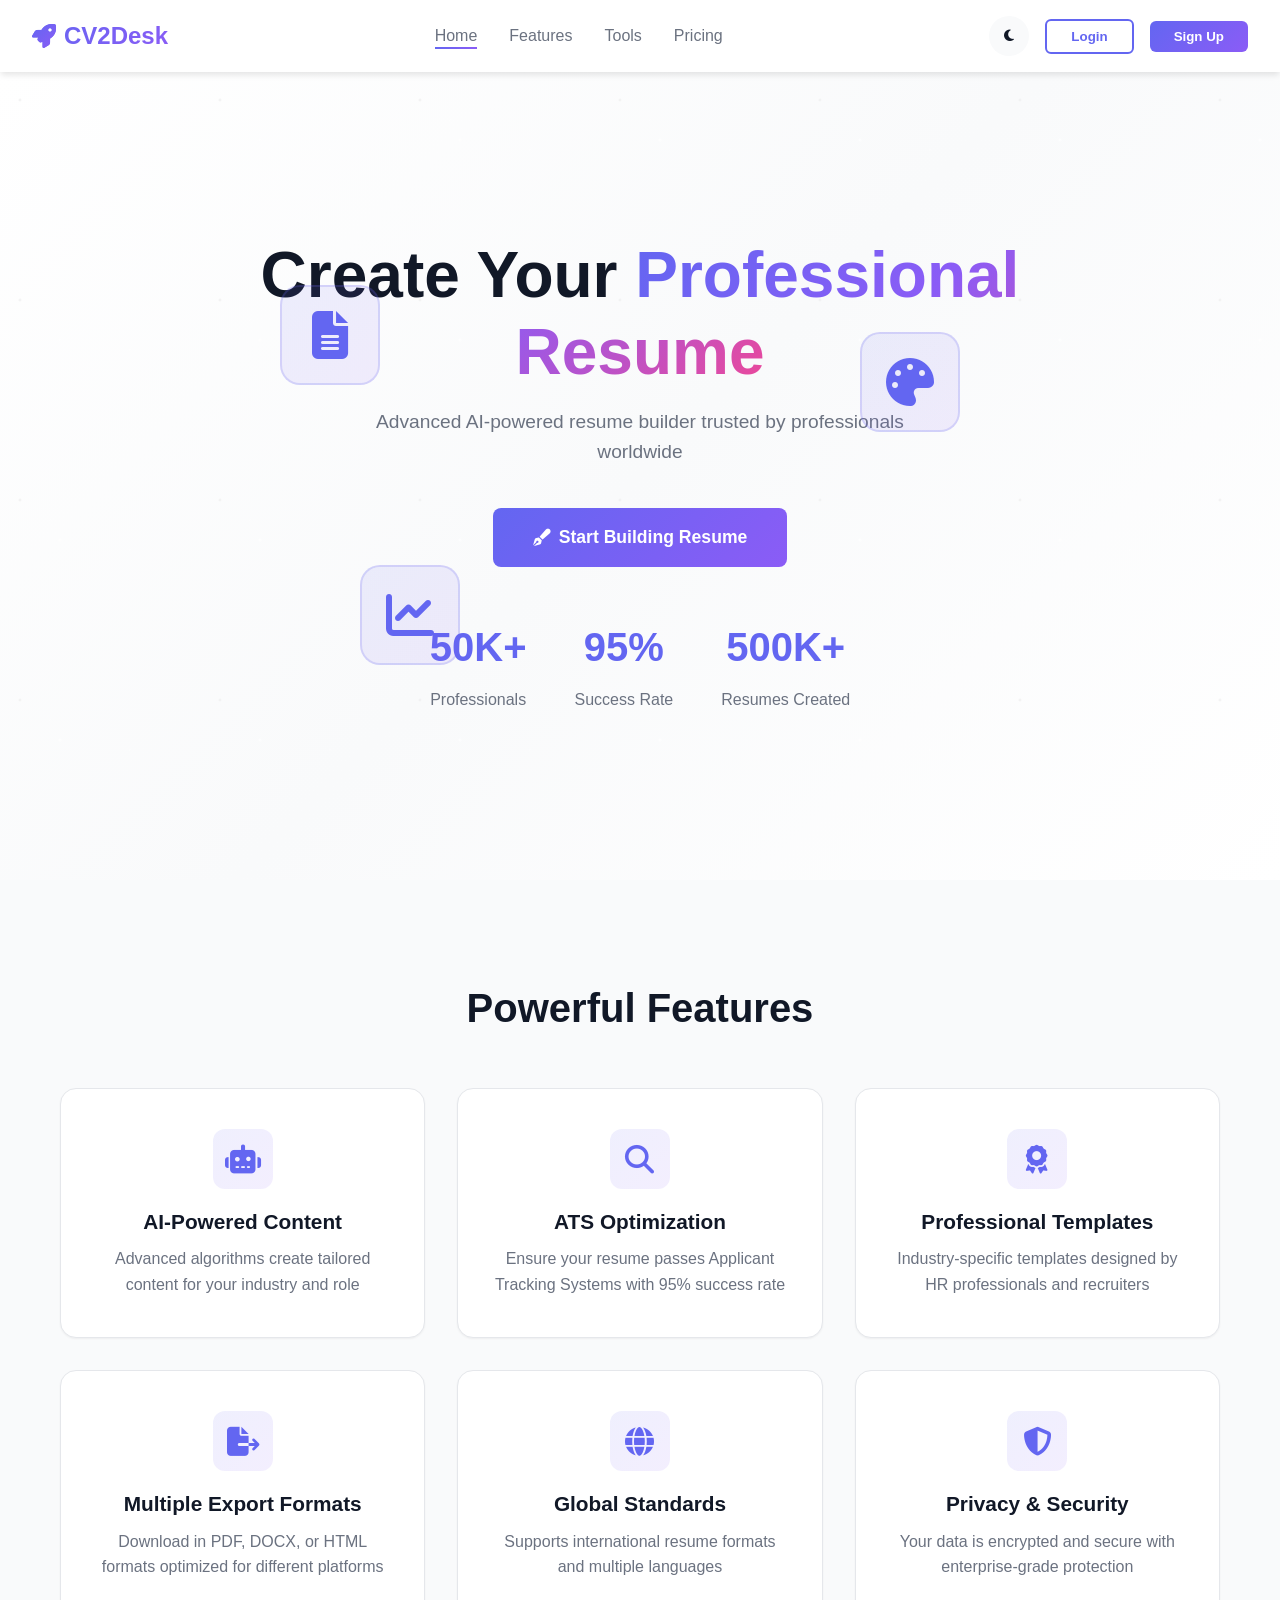
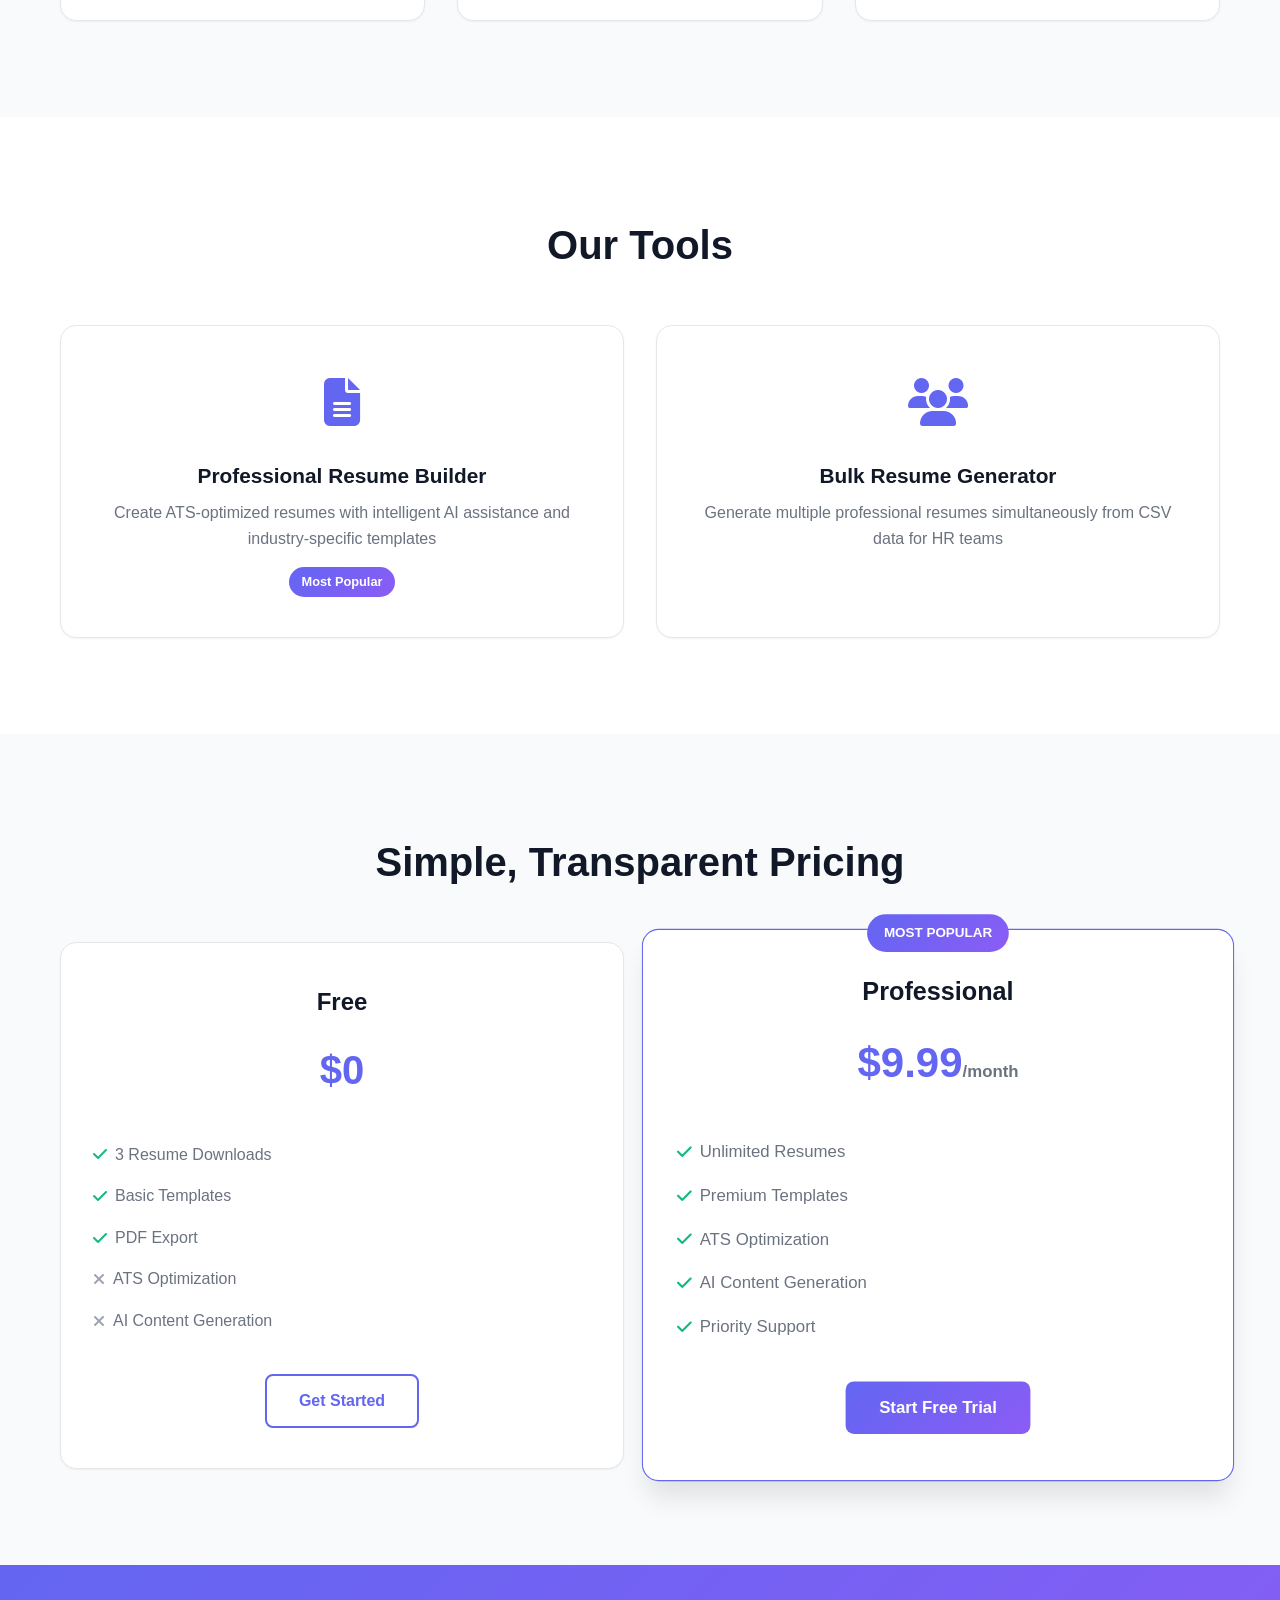
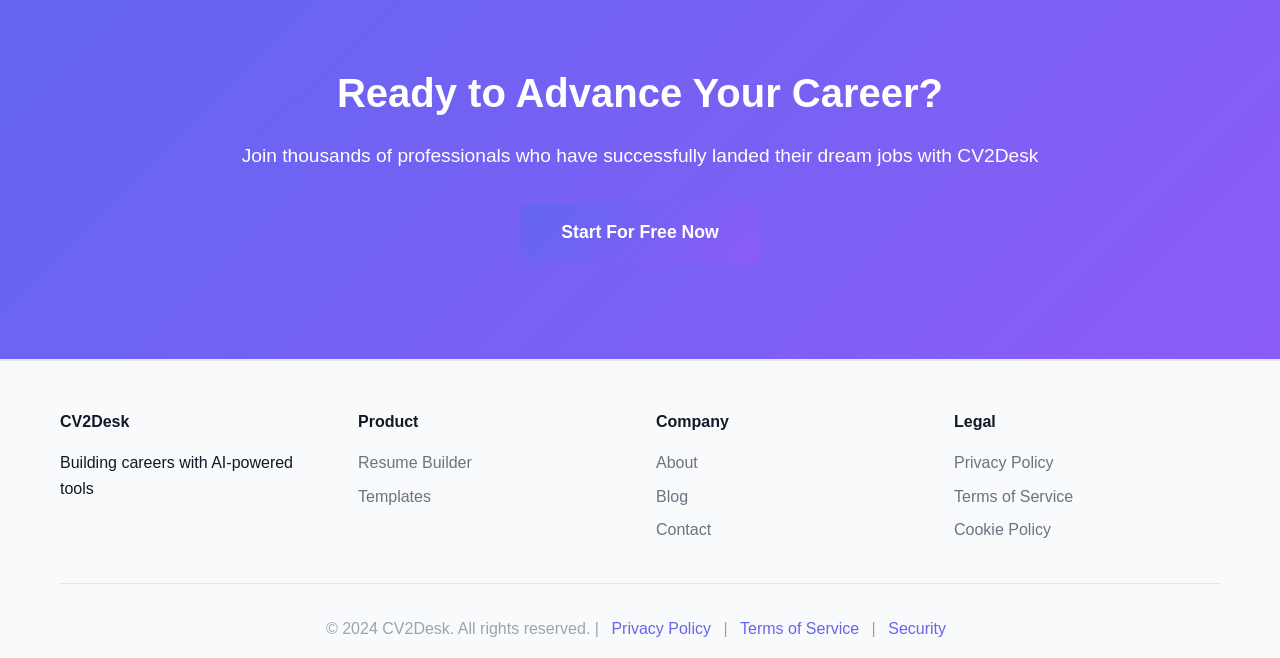
<file: index.html>
<!DOCTYPE html>
<html lang="en">
<head>
    <meta charset="UTF-8">
    <meta name="viewport" content="width=device-width, initial-scale=1.0">
    <title>CV2Desk - AI Resume Builder</title>
    <link rel="stylesheet" href="styles.css">
    <link rel="stylesheet" href="https://cdnjs.cloudflare.com/ajax/libs/font-awesome/6.4.0/css/all.min.css">
</head>
<body>
    <!-- Navigation Bar -->
    <nav class="navbar">
        <div class="nav-container">
            <div class="nav-logo">
                <i class="fas fa-rocket"></i>
                <span>CV2Desk</span>
            </div>
            <ul class="nav-menu">
                <li><a href="#home" class="nav-link active">Home</a></li>
                <li><a href="#features" class="nav-link">Features</a></li>
                <li><a href="#tools" class="nav-link">Tools</a></li>
                <li><a href="#pricing" class="nav-link">Pricing</a></li>
            </ul>
            <div class="nav-actions">
                <button class="theme-toggle" id="themeToggle">
                    <i class="fas fa-moon"></i>
                </button>
                <button class="nav-btn login-btn" onclick="showLoginModal()">Login</button>
                <button class="nav-btn signup-btn" onclick="showSignupModal()">Sign Up</button>
            </div>
            <div class="hamburger" id="hamburger">
                <span></span>
                <span></span>
                <span></span>
            </div>
        </div>
    </nav>

    <!-- Hero Section -->
    <section id="home" class="hero">
        <div class="stars"></div>
        <div class="hero-content">
            <div class="floating-card card-1">
                <i class="fas fa-file-alt"></i>
            </div>
            <div class="floating-card card-2">
                <i class="fas fa-palette"></i>
            </div>
            <div class="floating-card card-3">
                <i class="fas fa-chart-line"></i>
            </div>

            <h1 class="hero-title">
                Create Your <span class="gradient-text">Professional Resume</span>
            </h1>
            <p class="hero-subtitle">Advanced AI-powered resume builder trusted by professionals worldwide</p>
            
            <div class="hero-buttons">
                <button class="btn btn-primary btn-lg" onclick="showLoginModal()">
                    <i class="fas fa-pen-fancy"></i> Start Building Resume
                </button>
            </div>

            <div class="hero-stats">
                <div class="stat">
                    <h3>50K+</h3>
                    <p>Professionals</p>
                </div>
                <div class="stat">
                    <h3>95%</h3>
                    <p>Success Rate</p>
                </div>
                <div class="stat">
                    <h3>500K+</h3>
                    <p>Resumes Created</p>
                </div>
            </div>
        </div>
    </section>

    <!-- Features Section -->
    <section id="features" class="features">
        <div class="container">
            <h2 class="section-title">Powerful Features</h2>
            
            <div class="features-grid">
                <div class="feature-card">
                    <div class="feature-icon">
                        <i class="fas fa-robot"></i>
                    </div>
                    <h3>AI-Powered Content</h3>
                    <p>Advanced algorithms create tailored content for your industry and role</p>
                </div>

                <div class="feature-card">
                    <div class="feature-icon">
                        <i class="fas fa-search"></i>
                    </div>
                    <h3>ATS Optimization</h3>
                    <p>Ensure your resume passes Applicant Tracking Systems with 95% success rate</p>
                </div>

                <div class="feature-card">
                    <div class="feature-icon">
                        <i class="fas fa-award"></i>
                    </div>
                    <h3>Professional Templates</h3>
                    <p>Industry-specific templates designed by HR professionals and recruiters</p>
                </div>

                <div class="feature-card">
                    <div class="feature-icon">
                        <i class="fas fa-file-export"></i>
                    </div>
                    <h3>Multiple Export Formats</h3>
                    <p>Download in PDF, DOCX, or HTML formats optimized for different platforms</p>
                </div>

                <div class="feature-card">
                    <div class="feature-icon">
                        <i class="fas fa-globe"></i>
                    </div>
                    <h3>Global Standards</h3>
                    <p>Supports international resume formats and multiple languages</p>
                </div>

                <div class="feature-card">
                    <div class="feature-icon">
                        <i class="fas fa-shield-alt"></i>
                    </div>
                    <h3>Privacy & Security</h3>
                    <p>Your data is encrypted and secure with enterprise-grade protection</p>
                </div>
            </div>
        </div>
    </section>

    <!-- Tools Section -->
    <section id="tools" class="tools">
        <div class="container">
            <h2 class="section-title">Our Tools</h2>
            
            <div class="tools-grid">
                <div class="tool-card" onclick="showLoginModal()">
                    <div class="tool-icon">
                        <i class="fas fa-file-alt"></i>
                    </div>
                    <h3>Professional Resume Builder</h3>
                    <p>Create ATS-optimized resumes with intelligent AI assistance and industry-specific templates</p>
                    <span class="tool-badge">Most Popular</span>
                </div>

                <div class="tool-card" onclick="showLoginModal()">
                    <div class="tool-icon">
                        <i class="fas fa-users"></i>
                    </div>
                    <h3>Bulk Resume Generator</h3>
                    <p>Generate multiple professional resumes simultaneously from CSV data for HR teams</p>
                </div>
            </div>
        </div>
    </section>

    <!-- Pricing Section -->
    <section id="pricing" class="pricing">
        <div class="container">
            <h2 class="section-title">Simple, Transparent Pricing</h2>
            
            <div class="pricing-grid">
                <div class="pricing-card">
                    <h3>Free</h3>
                    <p class="price">$0</p>
                    <ul class="pricing-features">
                        <li><i class="fas fa-check"></i> 3 Resume Downloads</li>
                        <li><i class="fas fa-check"></i> Basic Templates</li>
                        <li><i class="fas fa-check"></i> PDF Export</li>
                        <li><i class="fas fa-times"></i> ATS Optimization</li>
                        <li><i class="fas fa-times"></i> AI Content Generation</li>
                    </ul>
                    <button class="btn btn-outline" onclick="showSignupModal()">Get Started</button>
                </div>

                <div class="pricing-card featured">
                    <span class="popular-badge">MOST POPULAR</span>
                    <h3>Professional</h3>
                    <p class="price">$9.99<span>/month</span></p>
                    <ul class="pricing-features">
                        <li><i class="fas fa-check"></i> Unlimited Resumes</li>
                        <li><i class="fas fa-check"></i> Premium Templates</li>
                        <li><i class="fas fa-check"></i> ATS Optimization</li>
                        <li><i class="fas fa-check"></i> AI Content Generation</li>
                        <li><i class="fas fa-check"></i> Priority Support</li>
                    </ul>
                    <button class="btn btn-primary" onclick="showSignupModal()">Start Free Trial</button>
                </div>
            </div>
        </div>
    </section>

    <!-- CTA Section -->
    <section class="cta">
        <div class="container">
            <h2>Ready to Advance Your Career?</h2>
            <p>Join thousands of professionals who have successfully landed their dream jobs with CV2Desk</p>
            <button class="btn btn-primary btn-lg" onclick="showLoginModal()">
                Start For Free Now
            </button>
        </div>
    </section>

    <!-- Footer -->
    <footer class="footer">
        <div class="container">
            <div class="footer-content">
                <div class="footer-section">
                    <h4>CV2Desk</h4>
                    <p>Building careers with AI-powered tools</p>
                </div>
                <div class="footer-section">
                    <h4>Product</h4>
                    <ul>
                        <li><a href="#">Resume Builder</a></li>
                        <li><a href="#">Templates</a></li>
                    </ul>
                </div>
                <div class="footer-section">
                    <h4>Company</h4>
                    <ul>
                        <li><a href="#">About</a></li>
                        <li><a href="#">Blog</a></li>
                        <li><a href="#">Contact</a></li>
                    </ul>
                </div>
                <div class="footer-section">
                    <h4>Legal</h4>
                    <ul>
                        <li><a href="#">Privacy Policy</a></li>
                        <li><a href="#">Terms of Service</a></li>
                        <li><a href="#">Cookie Policy</a></li>
                    </ul>
                </div>
            </div>
            <div class="footer-bottom">
                <p>&copy; 2024 CV2Desk. All rights reserved. | <a href="#">Privacy Policy</a> | <a href="#">Terms of Service</a> | <a href="#">Security</a></p>
            </div>
        </div>
    </footer>

    <!-- Login Modal -->
    <div id="loginModal" class="modal">
        <div class="modal-content">
            <span class="close" onclick="closeModal('loginModal')">&times;</span>
            <h2>Login to CV2Desk</h2>
            <form id="loginForm">
                <div class="form-group">
                    <label for="loginEmail">Email</label>
                    <input type="email" id="loginEmail" required placeholder="your@email.com">
                </div>
                <div class="form-group">
                    <label for="loginPassword">Password</label>
                    <input type="password" id="loginPassword" required placeholder="Your password">
                </div>
                <button type="submit" class="btn btn-primary btn-full">Login</button>
                <p class="modal-switch">Don't have an account? <a href="#" onclick="switchModal('loginModal', 'signupModal')">Sign up</a></p>
            </form>
        </div>
    </div>

    <!-- Signup Modal -->
    <div id="signupModal" class="modal">
        <div class="modal-content">
            <span class="close" onclick="closeModal('signupModal')">&times;</span>
            <h2>Sign Up for CV2Desk</h2>
            <form id="signupForm">
                <div class="form-group">
                    <label for="signupName">Full Name</label>
                    <input type="text" id="signupName" required placeholder="John Doe">
                </div>
                <div class="form-group">
                    <label for="signupEmail">Email</label>
                    <input type="email" id="signupEmail" required placeholder="your@email.com">
                </div>
                <div class="form-group">
                    <label for="signupPassword">Password</label>
                    <input type="password" id="signupPassword" required placeholder="Create a password">
                </div>
                <button type="submit" class="btn btn-primary btn-full">Sign Up</button>
                <p class="modal-switch">Already have an account? <a href="#" onclick="switchModal('signupModal', 'loginModal')">Login</a></p>
            </form>
        </div>
    </div>

    <script src="script.js"></script>
</body>
</html>
</file>
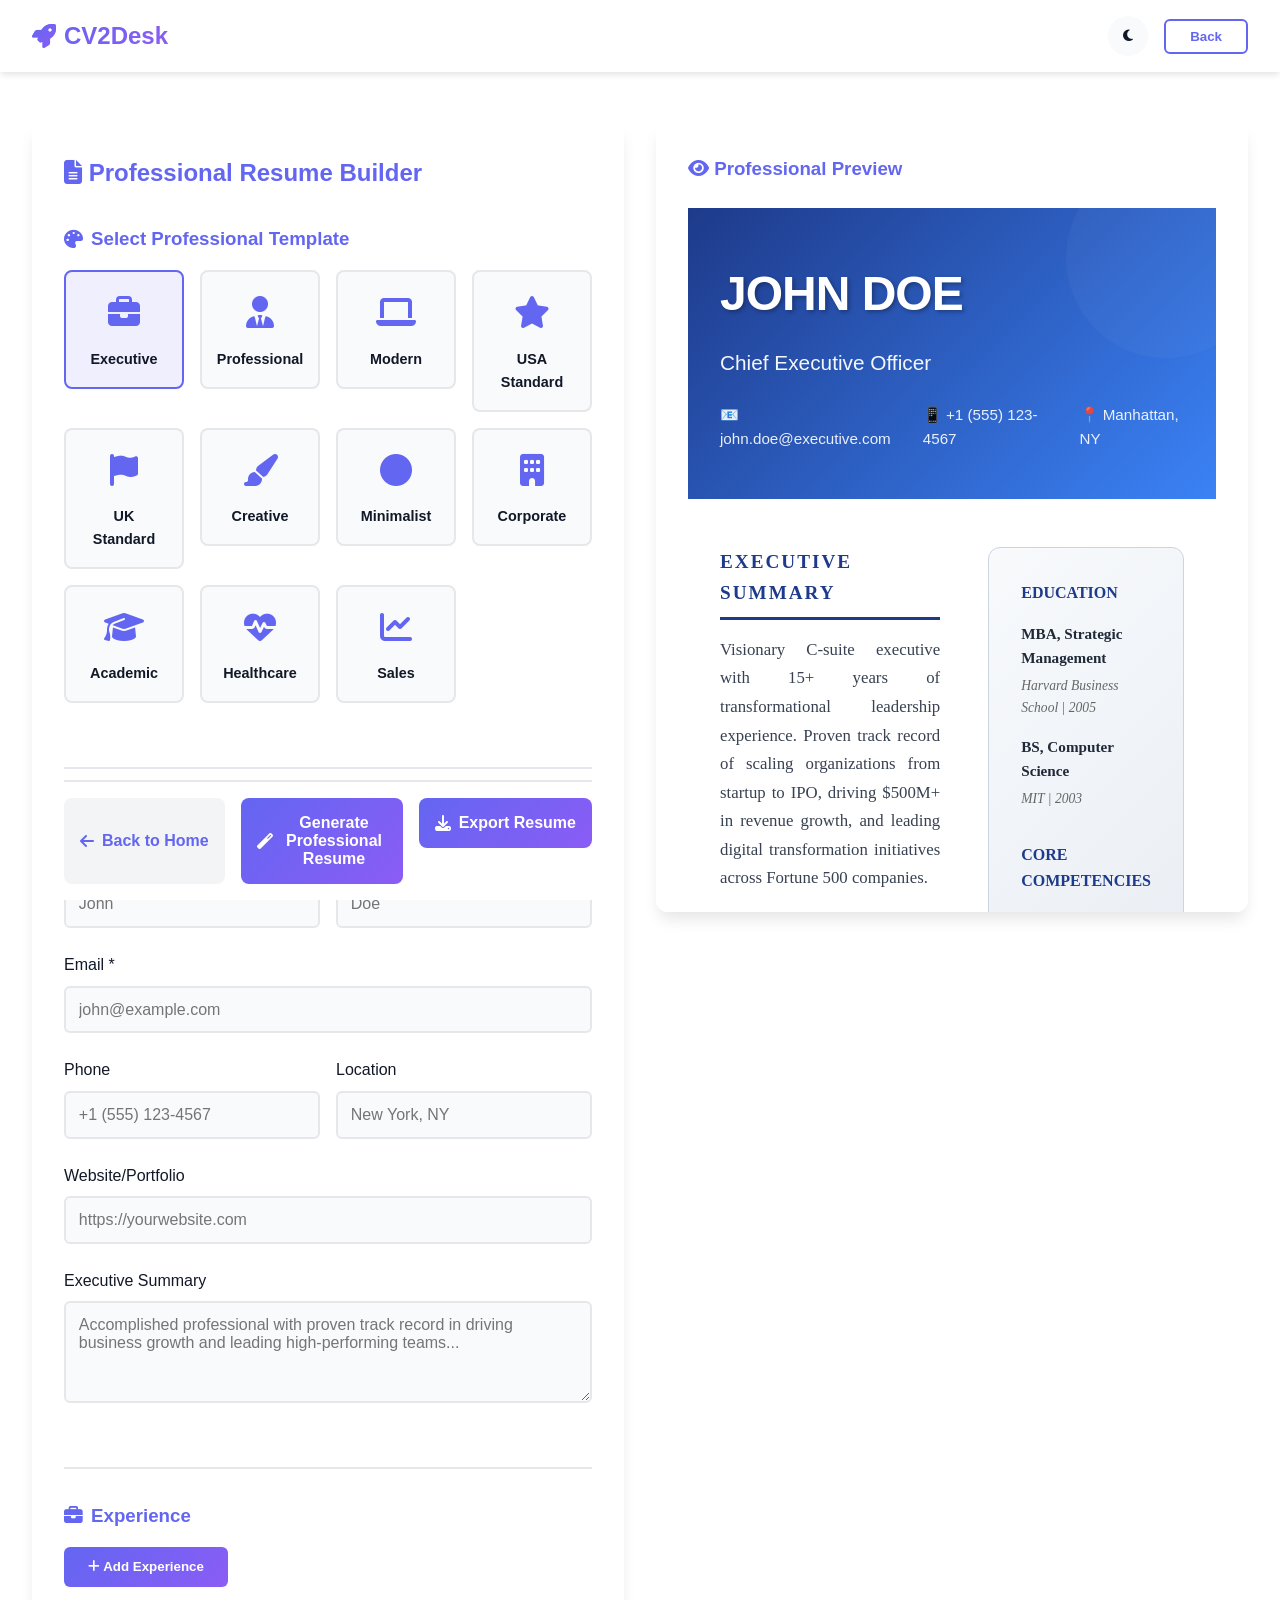
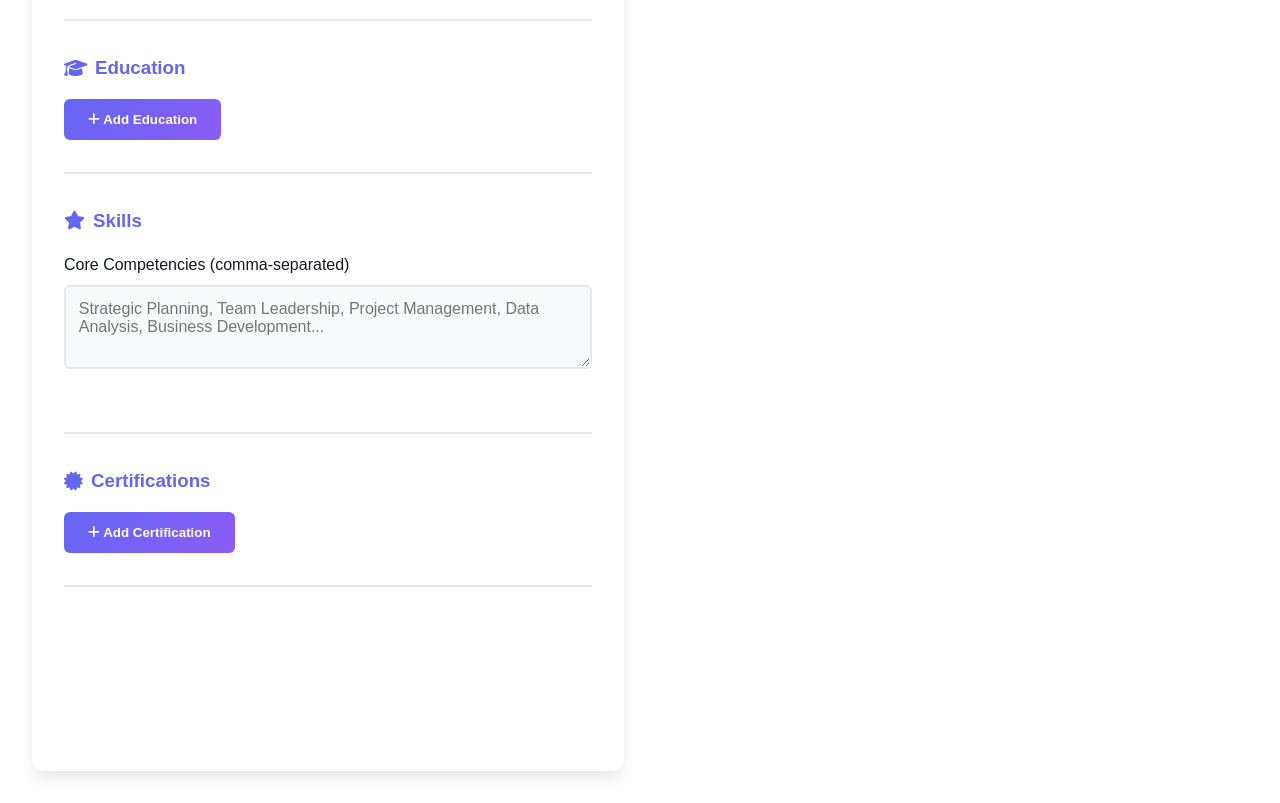
<file: resume-builder.html>
<!DOCTYPE html>
<html lang="en">
<head>
    <meta charset="UTF-8">
    <meta name="viewport" content="width=device-width, initial-scale=1.0">
    <title>Resume Builder - CV2Desk</title>
    <link rel="stylesheet" href="styles.css">
    <link rel="stylesheet" href="https://cdnjs.cloudflare.com/ajax/libs/font-awesome/6.4.0/css/all.min.css">
    <style>
        .builder-container {
            display: grid;
            grid-template-columns: 1fr 1fr;
            gap: 2rem;
            margin-top: 90px;
            padding: 2rem;
            max-width: 1600px;
            margin-left: auto;
            margin-right: auto;
            min-height: 100vh;
        }

        .builder-form {
            background: var(--bg-light);
            border-radius: 12px;
            padding: 2rem;
            box-shadow: var(--shadow-lg);
        }

        .form-section {
            margin-bottom: 2rem;
            padding-bottom: 2rem;
            border-bottom: 2px solid var(--border);
        }

        .form-section:last-child {
            border-bottom: none;
        }

        .form-section h3 {
            color: var(--primary);
            margin-bottom: 1rem;
            display: flex;
            align-items: center;
            gap: 0.5rem;
        }

        .form-group {
            margin-bottom: 1.5rem;
        }

        .form-group label {
            display: block;
            margin-bottom: 0.5rem;
            color: var(--text-light);
            font-weight: 500;
        }

        .form-group input,
        .form-group textarea,
        .form-group select {
            width: 100%;
            padding: 0.8rem;
            border: 2px solid var(--border);
            border-radius: 6px;
            font-family: inherit;
            font-size: 1rem;
            background: var(--bg-secondary);
            color: var(--text-light);
            transition: var(--transition);
        }

        .form-group input:focus,
        .form-group textarea:focus,
        .form-group select:focus {
            outline: none;
            border-color: var(--primary);
            box-shadow: 0 0 0 3px rgba(99, 102, 241, 0.1);
        }

        .form-row {
            display: grid;
            grid-template-columns: 1fr 1fr;
            gap: 1rem;
        }

        .form-row-3 {
            display: grid;
            grid-template-columns: 1fr 1fr 1fr;
            gap: 1rem;
        }

        .add-btn {
            background: linear-gradient(135deg, var(--primary), var(--secondary));
            color: white;
            padding: 0.8rem 1.5rem;
            border: none;
            border-radius: 6px;
            cursor: pointer;
            font-weight: 600;
            transition: var(--transition);
        }

        .add-btn:hover {
            transform: translateY(-2px);
            box-shadow: var(--shadow-md);
        }

        .remove-btn {
            background: rgba(239, 68, 68, 0.1);
            color: var(--error);
            padding: 0.5rem 1rem;
            border: 1px solid var(--error);
            border-radius: 6px;
            cursor: pointer;
            font-weight: 600;
            transition: var(--transition);
        }

        .remove-btn:hover {
            background: var(--error);
            color: white;
        }

        .entry-item {
            background: var(--bg-secondary);
            padding: 1rem;
            border-radius: 8px;
            margin-bottom: 1rem;
            border-left: 4px solid var(--primary);
            position: relative;
        }

        .entry-header {
            display: flex;
            justify-content: space-between;
            align-items: center;
            margin-bottom: 1rem;
        }

        .entry-header h4 {
            margin: 0;
            color: var(--text-light);
        }

        .template-selector {
            display: grid;
            grid-template-columns: repeat(auto-fit, minmax(120px, 1fr));
            gap: 1rem;
            margin-bottom: 2rem;
        }

        .template-option {
            position: relative;
            cursor: pointer;
        }

        .template-option input[type="radio"] {
            display: none;
        }

        .template-label {
            display: flex;
            flex-direction: column;
            align-items: center;
            justify-content: center;
            padding: 1rem;
            border: 2px solid var(--border);
            border-radius: 8px;
            text-align: center;
            transition: var(--transition);
            background: var(--bg-secondary);
        }

        .template-option input[type="radio"]:checked + .template-label {
            border-color: var(--primary);
            background: rgba(99, 102, 241, 0.1);
        }

        .template-label:hover {
            border-color: var(--primary);
        }

        .template-icon {
            font-size: 2rem;
            color: var(--primary);
            margin-bottom: 0.5rem;
        }

        .template-name {
            font-weight: 600;
            color: var(--text-light);
            font-size: 0.9rem;
        }

        .preview-panel {
            background: var(--bg-light);
            border-radius: 12px;
            padding: 2rem;
            box-shadow: var(--shadow-lg);
            position: sticky;
            top: 90px;
            max-height: calc(100vh - 110px);
            overflow-y: auto;
        }

        .preview-content {
            background: white;
            padding: 2rem;
            border-radius: 8px;
            color: #000;
        }

        .preview-header {
            text-align: center;
            margin-bottom: 2rem;
            padding-bottom: 1rem;
            border-bottom: 2px solid #e5e7eb;
        }

        .preview-name {
            font-size: 1.8rem;
            font-weight: 800;
            color: #000;
            margin-bottom: 0.5rem;
        }

        .preview-contact {
            font-size: 0.9rem;
            color: #666;
        }

        .preview-section {
            margin-bottom: 1.5rem;
        }

        .preview-section-title {
            font-size: 1.1rem;
            font-weight: 700;
            color: #000;
            border-bottom: 2px solid var(--primary);
            padding-bottom: 0.5rem;
            margin-bottom: 0.8rem;
        }

        .preview-entry {
            margin-bottom: 1rem;
        }

        .preview-entry-title {
            font-weight: 600;
            color: #000;
        }

        .preview-entry-subtitle {
            font-size: 0.95rem;
            color: #666;
            font-style: italic;
        }

        .preview-entry-description {
            font-size: 0.9rem;
            color: #333;
            margin-top: 0.3rem;
        }

        .form-actions {
            display: flex;
            gap: 1rem;
            margin-top: 2rem;
            position: sticky;
            bottom: 0;
            background: var(--bg-light);
            padding: 1rem 0;
            border-top: 2px solid var(--border);
        }

        .form-actions button {
            flex: 1;
            padding: 1rem;
            border: none;
            border-radius: 8px;
            font-weight: 600;
            cursor: pointer;
            transition: var(--transition);
            font-size: 1rem;
        }

        .export-dropdown {
            position: relative;
            display: inline-block;
        }

        .export-menu {
            display: none;
            position: absolute;
            background: var(--bg-light);
            border: 2px solid var(--border);
            border-radius: 8px;
            list-style: none;
            margin: 0;
            padding: 0;
            min-width: 150px;
            bottom: 100%;
            right: 0;
            box-shadow: var(--shadow-lg);
            z-index: 100;
        }

        .export-dropdown:hover .export-menu {
            display: block;
        }

        .export-menu li {
            padding: 0;
        }

        .export-menu a {
            display: block;
            padding: 0.8rem 1rem;
            color: var(--text-light);
            text-decoration: none;
            transition: var(--transition);
        }

        .export-menu a:hover {
            background: var(--bg-secondary);
            color: var(--primary);
        }

        @media (max-width: 1200px) {
            .builder-container {
                grid-template-columns: 1fr;
            }

            .preview-panel {
                position: static;
                max-height: none;
            }
        }

        @media (max-width: 640px) {
            .form-row,
            .form-row-3 {
                grid-template-columns: 1fr;
            }

            .builder-container {
                padding: 1rem;
            }

            .builder-form,
            .preview-panel {
                padding: 1rem;
            }
        }
    </style>
</head>
<body>
    <!-- Navigation -->
    <nav class="navbar">
        <div class="nav-container">
            <div class="nav-logo">
                <i class="fas fa-rocket"></i>
                <span>CV2Desk</span>
            </div>
            <div class="nav-actions">
                <button class="theme-toggle" id="themeToggle">
                    <i class="fas fa-moon"></i>
                </button>
                <button class="nav-btn login-btn" onclick="window.location.href='index.html'">Back</button>
            </div>
        </div>
    </nav>

    <div class="builder-container">
        <!-- Form Section -->
        <div class="builder-form">
            <h2 style="margin-bottom: 2rem; color: var(--primary);">
                <i class="fas fa-file-alt"></i> Professional Resume Builder
            </h2>

            <form id="resumeForm">
                <!-- Template Selection -->
                <div class="form-section">
                    <h3><i class="fas fa-palette"></i> Select Professional Template</h3>
                    <div class="template-selector">
                        <div class="template-option">
                            <input type="radio" id="template-executive" name="template" value="executive" checked>
                            <label for="template-executive" class="template-label">
                                <div class="template-icon"><i class="fas fa-briefcase"></i></div>
                                <div class="template-name">Executive</div>
                            </label>
                        </div>
                        <div class="template-option">
                            <input type="radio" id="template-professional" name="template" value="professional">
                            <label for="template-professional" class="template-label">
                                <div class="template-icon"><i class="fas fa-user-tie"></i></div>
                                <div class="template-name">Professional</div>
                            </label>
                        </div>
                        <div class="template-option">
                            <input type="radio" id="template-modern" name="template" value="modern">
                            <label for="template-modern" class="template-label">
                                <div class="template-icon"><i class="fas fa-laptop"></i></div>
                                <div class="template-name">Modern</div>
                            </label>
                        </div>
                        <div class="template-option">
                            <input type="radio" id="template-usa" name="template" value="usa">
                            <label for="template-usa" class="template-label">
                                <div class="template-icon"><i class="fas fa-star"></i></div>
                                <div class="template-name">USA Standard</div>
                            </label>
                        </div>
                        <div class="template-option">
                            <input type="radio" id="template-uk" name="template" value="uk">
                            <label for="template-uk" class="template-label">
                                <div class="template-icon"><i class="fas fa-flag"></i></div>
                                <div class="template-name">UK Standard</div>
                            </label>
                        </div>
                        <div class="template-option">
                            <input type="radio" id="template-creative" name="template" value="creative">
                            <label for="template-creative" class="template-label">
                                <div class="template-icon"><i class="fas fa-paint-brush"></i></div>
                                <div class="template-name">Creative</div>
                            </label>
                        </div>
                        <div class="template-option">
                            <input type="radio" id="template-minimalist" name="template" value="minimalist">
                            <label for="template-minimalist" class="template-label">
                                <div class="template-icon"><i class="fas fa-circle"></i></div>
                                <div class="template-name">Minimalist</div>
                            </label>
                        </div>
                        <div class="template-option">
                            <input type="radio" id="template-corporate" name="template" value="corporate">
                            <label for="template-corporate" class="template-label">
                                <div class="template-icon"><i class="fas fa-building"></i></div>
                                <div class="template-name">Corporate</div>
                            </label>
                        </div>
                        <div class="template-option">
                            <input type="radio" id="template-academic" name="template" value="academic">
                            <label for="template-academic" class="template-label">
                                <div class="template-icon"><i class="fas fa-graduation-cap"></i></div>
                                <div class="template-name">Academic</div>
                            </label>
                        </div>
                        <div class="template-option">
                            <input type="radio" id="template-healthcare" name="template" value="healthcare">
                            <label for="template-healthcare" class="template-label">
                                <div class="template-icon"><i class="fas fa-heartbeat"></i></div>
                                <div class="template-name">Healthcare</div>
                            </label>
                        </div>
                        <div class="template-option">
                            <input type="radio" id="template-sales" name="template" value="sales">
                            <label for="template-sales" class="template-label">
                                <div class="template-icon"><i class="fas fa-chart-line"></i></div>
                                <div class="template-name">Sales</div>
                            </label>
                        </div>
                    </div>
                </div>

                <!-- Personal Information -->
                <div class="form-section">
                    <h3><i class="fas fa-user"></i> Personal Information</h3>
                    
                    <div class="form-row">
                        <div class="form-group">
                            <label for="firstName">First Name *</label>
                            <input type="text" id="firstName" name="firstName" required placeholder="John">
                        </div>
                        <div class="form-group">
                            <label for="lastName">Last Name *</label>
                            <input type="text" id="lastName" name="lastName" required placeholder="Doe">
                        </div>
                    </div>

                    <div class="form-group">
                        <label for="email">Email *</label>
                        <input type="email" id="email" name="email" required placeholder="john@example.com">
                    </div>

                    <div class="form-row">
                        <div class="form-group">
                            <label for="phone">Phone</label>
                            <input type="tel" id="phone" name="phone" placeholder="+1 (555) 123-4567">
                        </div>
                        <div class="form-group">
                            <label for="location">Location</label>
                            <input type="text" id="location" name="location" placeholder="New York, NY">
                        </div>
                    </div>

                    <div class="form-group">
                        <label for="website">Website/Portfolio</label>
                        <input type="url" id="website" name="website" placeholder="https://yourwebsite.com">
                    </div>

                    <div class="form-group">
                        <label for="summary">Executive Summary</label>
                        <textarea id="summary" name="summary" rows="4" placeholder="Accomplished professional with proven track record in driving business growth and leading high-performing teams..."></textarea>
                    </div>
                </div>

                <!-- Experience -->
                <div class="form-section">
                    <h3><i class="fas fa-briefcase"></i> Experience</h3>
                    
                    <div id="experienceContainer"></div>
                    
                    <button type="button" class="add-btn" onclick="addExperience()">
                        <i class="fas fa-plus"></i> Add Experience
                    </button>
                </div>

                <!-- Education -->
                <div class="form-section">
                    <h3><i class="fas fa-graduation-cap"></i> Education</h3>
                    
                    <div id="educationContainer"></div>
                    
                    <button type="button" class="add-btn" onclick="addEducation()">
                        <i class="fas fa-plus"></i> Add Education
                    </button>
                </div>

                <!-- Skills -->
                <div class="form-section">
                    <h3><i class="fas fa-star"></i> Skills</h3>
                    
                    <div class="form-group">
                        <label for="skills">Core Competencies (comma-separated)</label>
                        <textarea id="skills" name="skills" rows="3" placeholder="Strategic Planning, Team Leadership, Project Management, Data Analysis, Business Development..."></textarea>
                    </div>
                </div>

                <!-- Certifications -->
                <div class="form-section">
                    <h3><i class="fas fa-certificate"></i> Certifications</h3>
                    
                    <div id="certificationsContainer"></div>
                    
                    <button type="button" class="add-btn" onclick="addCertification()">
                        <i class="fas fa-plus"></i> Add Certification
                    </button>
                </div>

                <!-- Form Actions -->
                <div class="form-actions">
                    <button type="button" class="btn btn-secondary" onclick="window.location.href='index.html'">
                        <i class="fas fa-arrow-left"></i> Back to Home
                    </button>
                    <button type="button" class="btn btn-primary" onclick="generateResume()">
                        <i class="fas fa-magic"></i> Generate Professional Resume
                    </button>
                    <div class="export-dropdown">
                        <button type="button" class="btn btn-primary">
                            <i class="fas fa-download"></i> Export Resume
                        </button>
                        <ul class="export-menu">
                            <li><a href="#" onclick="exportResume('pdf')"><i class="fas fa-file-pdf"></i> PDF Format</a></li>
                            <li><a href="#" onclick="exportResume('docx')"><i class="fas fa-file-word"></i> Word Document</a></li>
                            <li><a href="#" onclick="exportResume('html')"><i class="fas fa-code"></i> Web Format</a></li>
                        </ul>
                    </div>
                </div>
            </form>
        </div>

        <!-- Preview Section -->
        <div class="preview-panel">
            <h3 style="margin-bottom: 1.5rem; color: var(--primary);">
                <i class="fas fa-eye"></i> Professional Preview
            </h3>
            <div class="preview-content" id="resumePreview">
                <div class="preview-header">
                    <div class="preview-name">John Doe</div>
                    <div class="preview-contact">
                        john@example.com | +1 (555) 123-4567 | New York, NY
                    </div>
                </div>

                <div class="preview-section">
                    <div class="preview-section-title">EXECUTIVE SUMMARY</div>
                    <div class="preview-entry-description">
                        Accomplished professional with proven track record in driving business growth and leading high-performing teams...
                    </div>
                </div>

                <div class="preview-section">
                    <div class="preview-section-title">PROFESSIONAL EXPERIENCE</div>
                    <div class="preview-entry">
                        <div class="preview-entry-title">Senior Manager</div>
                        <div class="preview-entry-subtitle">Fortune 500 Company | New York, NY | 2020 - Present</div>
                        <div class="preview-entry-description">
                            • Led cross-functional teams of 15+ professionals to deliver strategic initiatives<br>
                            • Increased operational efficiency by 25% through process optimization<br>
                            • Managed $2M+ annual budget with 98% accuracy
                        </div>
                    </div>
                </div>

                <div class="preview-section">
                    <div class="preview-section-title">EDUCATION</div>
                    <div class="preview-entry">
                        <div class="preview-entry-title">Master of Business Administration</div>
                        <div class="preview-entry-subtitle">Harvard Business School | 2018</div>
                    </div>
                </div>

                <div class="preview-section">
                    <div class="preview-section-title">CORE COMPETENCIES</div>
                    <div class="preview-entry-description">
                        Strategic Planning • Team Leadership • Project Management • Data Analysis • Business Development
                    </div>
                </div>
            </div>
        </div>
    </div>

    <script src="script.js"></script>
    <script>
        let experienceCount = 0;
        let educationCount = 0;
        let certificationCount = 0;

        function addExperience() {
            const container = document.getElementById('experienceContainer');
            const id = experienceCount++;
            
            const html = `
                <div class="entry-item" id="experience-${id}">
                    <div class="entry-header">
                        <h4>Experience Entry</h4>
                        <button type="button" class="remove-btn" onclick="removeEntry('experience-${id}')">
                            <i class="fas fa-trash"></i> Remove
                        </button>
                    </div>
                    
                    <div class="form-row">
                        <div class="form-group">
                            <label>Job Title *</label>
                            <input type="text" placeholder="Senior Developer" required>
                        </div>
                        <div class="form-group">
                            <label>Company *</label>
                            <input type="text" placeholder="Tech Company Inc" required>
                        </div>
                    </div>
                    
                    <div class="form-row">
                        <div class="form-group">
                            <label>Start Date</label>
                            <input type="month">
                        </div>
                        <div class="form-group">
                            <label>End Date</label>
                            <input type="month">
                        </div>
                    </div>
                    
                    <div class="form-group">
                        <label>Description</label>
                        <textarea rows="2" placeholder="Describe your responsibilities and achievements..."></textarea>
                    </div>
                </div>
            `;
            
            container.insertAdjacentHTML('beforeend', html);
        }

        function addEducation() {
            const container = document.getElementById('educationContainer');
            const id = educationCount++;
            
            const html = `
                <div class="entry-item" id="education-${id}">
                    <div class="entry-header">
                        <h4>Education Entry</h4>
                        <button type="button" class="remove-btn" onclick="removeEntry('education-${id}')">
                            <i class="fas fa-trash"></i> Remove
                        </button>
                    </div>
                    
                    <div class="form-row">
                        <div class="form-group">
                            <label>Degree *</label>
                            <input type="text" placeholder="Bachelor of Science" required>
                        </div>
                        <div class="form-group">
                            <label>Field of Study *</label>
                            <input type="text" placeholder="Computer Science" required>
                        </div>
                    </div>
                    
                    <div class="form-row">
                        <div class="form-group">
                            <label>University *</label>
                            <input type="text" placeholder="University Name" required>
                        </div>
                        <div class="form-group">
                            <label>Graduation Year</label>
                            <input type="number" placeholder="2020">
                        </div>
                    </div>
                </div>
            `;
            
            container.insertAdjacentHTML('beforeend', html);
        }

        function addCertification() {
            const container = document.getElementById('certificationsContainer');
            const id = certificationCount++;
            
            const html = `
                <div class="entry-item" id="certification-${id}">
                    <div class="entry-header">
                        <h4>Certification Entry</h4>
                        <button type="button" class="remove-btn" onclick="removeEntry('certification-${id}')">
                            <i class="fas fa-trash"></i> Remove
                        </button>
                    </div>
                    
                    <div class="form-row">
                        <div class="form-group">
                            <label>Certification Name *</label>
                            <input type="text" placeholder="AWS Certified Developer" required>
                        </div>
                        <div class="form-group">
                            <label>Issuing Organization *</label>
                            <input type="text" placeholder="Amazon Web Services" required>
                        </div>
                    </div>
                    
                    <div class="form-row">
                        <div class="form-group">
                            <label>Date Issued</label>
                            <input type="month">
                        </div>
                        <div class="form-group">
                            <label>Credential URL</label>
                            <input type="url" placeholder="https://certification-url.com">
                        </div>
                    </div>
                </div>
            `;
            
            container.insertAdjacentHTML('beforeend', html);
        }

        function removeEntry(id) {
            const entry = document.getElementById(id);
            if (entry && confirm('Remove this entry?')) {
                entry.remove();
            }
        }

        function generateResume() {
            const form = document.getElementById('resumeForm');
            const formData = new FormData(form);
            
            // Validate required fields
            const firstName = formData.get('firstName');
            const lastName = formData.get('lastName');
            const email = formData.get('email');
            
            if (!firstName || !lastName || !email) {
                showNotification('Please fill in all required fields', 'error');
                return;
            }

            showNotification('Generating resume with AI...', 'info');
            
            // Call AI service
            ResumeAPI.generateResume({
                firstName,
                lastName,
                email,
                phone: formData.get('phone'),
                location: formData.get('location'),
                summary: formData.get('summary'),
                template: formData.get('template'),
                skills: formData.get('skills')
            }).then(response => {
                showNotification('Resume generated successfully!', 'success');
                StorageManager.saveResume(response);
            }).catch(error => {
                console.error(error);
            });
        }

        function exportResume(format) {
            event.preventDefault();
            showNotification(`Exporting resume as ${format.toUpperCase()}...`, 'info');
            // Implementation would connect to backend
        }

        // Update preview in real-time
        document.getElementById('firstName')?.addEventListener('input', (e) => {
            const lastName = document.getElementById('lastName')?.value || '';
            document.querySelector('.preview-name').textContent = `${e.target.value} ${lastName}`;
        });

        document.getElementById('summary')?.addEventListener('input', (e) => {
            document.querySelectorAll('.preview-entry-description')[0].textContent = e.target.value || 'Your professional summary will appear here...';
        });

        // Template change handler
        document.querySelectorAll('input[name="template"]').forEach(radio => {
            radio.addEventListener('change', (e) => {
                updatePreviewTemplate(e.target.value);
            });
        });

        function updatePreviewTemplate(template) {
            const previewContent = document.getElementById('resumePreview');
            
            const templates = {
                'executive': () => {
                    previewContent.innerHTML = `
                        <div style="background: linear-gradient(135deg, #1e3a8a, #3b82f6); color: white; padding: 3rem 2rem; margin: -2rem -2rem 2rem -2rem; position: relative; overflow: hidden;">
                            <div style="position: absolute; top: -50px; right: -50px; width: 200px; height: 200px; background: rgba(255,255,255,0.1); border-radius: 50%; opacity: 0.3;"></div>
                            <h1 style="margin: 0; font-size: 3rem; font-weight: 700; letter-spacing: -1px; text-shadow: 2px 2px 4px rgba(0,0,0,0.3);">JOHN DOE</h1>
                            <p style="margin: 0.8rem 0 0 0; font-size: 1.3rem; opacity: 0.95; font-weight: 300;">Chief Executive Officer</p>
                            <div style="margin-top: 1.5rem; display: flex; gap: 2rem; font-size: 0.95rem; opacity: 0.9;">
                                <span>📧 john.doe@executive.com</span>
                                <span>📱 +1 (555) 123-4567</span>
                                <span>📍 Manhattan, NY</span>
                            </div>
                        </div>
                        <div style="display: grid; grid-template-columns: 2fr 1fr; gap: 3rem; font-family: 'Georgia', serif; padding: 1rem 0;">
                            <div>
                                <div style="margin-bottom: 2.5rem;">
                                    <h3 style="color: #1e3a8a; font-size: 1.2rem; margin-bottom: 1rem; text-transform: uppercase; letter-spacing: 2px; border-bottom: 3px solid #1e3a8a; padding-bottom: 0.5rem; font-weight: 800;">EXECUTIVE SUMMARY</h3>
                                    <p style="line-height: 1.7; text-align: justify; font-size: 1.05rem; color: #374151;">Visionary C-suite executive with 15+ years of transformational leadership experience. Proven track record of scaling organizations from startup to IPO, driving $500M+ in revenue growth, and leading digital transformation initiatives across Fortune 500 companies.</p>
                                </div>
                                <div>
                                    <h3 style="color: #1e3a8a; font-size: 1.2rem; margin-bottom: 1rem; text-transform: uppercase; letter-spacing: 2px; border-bottom: 3px solid #1e3a8a; padding-bottom: 0.5rem; font-weight: 800;">EXECUTIVE EXPERIENCE</h3>
                                    <div style="margin-bottom: 2rem; padding: 1.5rem; background: #f8fafc; border-left: 5px solid #1e3a8a; border-radius: 0 8px 8px 0;">
                                        <h4 style="margin: 0; font-weight: 700; color: #1f2937; font-size: 1.1rem;">Chief Executive Officer</h4>
                                        <p style="color: #1e3a8a; font-weight: 600; margin: 0.3rem 0; font-size: 0.95rem;">Global Tech Solutions Inc. | New York, NY | 2020 - Present</p>
                                        <ul style="margin: 1rem 0; padding-left: 1.5rem; color: #374151; line-height: 1.6;">
                                            <li>Orchestrated company-wide digital transformation, resulting in 300% revenue growth</li>
                                            <li>Led strategic acquisitions worth $150M, expanding market presence across 12 countries</li>
                                            <li>Built and mentored C-suite leadership team of 8 executives</li>
                                        </ul>
                                    </div>
                                </div>
                            </div>
                            <div style="background: linear-gradient(135deg, #f8fafc, #e2e8f0); padding: 2rem; border-radius: 12px; border: 1px solid #cbd5e1; height: fit-content;">
                                <div style="margin-bottom: 2rem;">
                                    <h3 style="color: #1e3a8a; font-size: 1rem; margin-bottom: 1rem; text-transform: uppercase; font-weight: 700;">EDUCATION</h3>
                                    <h4 style="margin: 0; font-weight: 700; font-size: 0.95rem; color: #1f2937;">MBA, Strategic Management</h4>
                                    <p style="margin: 0.3rem 0; font-size: 0.85rem; color: #666; font-style: italic;">Harvard Business School | 2005</p>
                                    <h4 style="margin: 1rem 0 0 0; font-weight: 700; font-size: 0.95rem; color: #1f2937;">BS, Computer Science</h4>
                                    <p style="margin: 0.3rem 0; font-size: 0.85rem; color: #666; font-style: italic;">MIT | 2003</p>
                                </div>
                                <div>
                                    <h3 style="color: #1e3a8a; font-size: 1rem; margin-bottom: 1rem; text-transform: uppercase; font-weight: 700;">CORE COMPETENCIES</h3>
                                    <div style="font-size: 0.9rem; line-height: 2; color: #374151; font-weight: 500;">
                                        ▪ Strategic Vision & Planning<br>
                                        ▪ M&A and Corporate Development<br>
                                        ▪ Digital Transformation<br>
                                        ▪ Global Team Leadership<br>
                                        ▪ Stakeholder Management<br>
                                        ▪ P&L Management ($500M+)
                                    </div>
                                </div>
                            </div>
                        </div>
                    `;
                },
                'professional': () => {
                    previewContent.innerHTML = `
                        <div style="display: grid; grid-template-columns: 280px 1fr; min-height: 700px; font-family: 'Segoe UI', sans-serif; box-shadow: 0 10px 30px rgba(0,0,0,0.1); border-radius: 12px; overflow: hidden;">
                            <div style="background: linear-gradient(180deg, #0f766e, #14b8a6); color: white; padding: 2.5rem 2rem;">
                                <div style="text-align: center; margin-bottom: 3rem;">
                                    <div style="width: 120px; height: 120px; background: rgba(255,255,255,0.2); border-radius: 50%; margin: 0 auto 1.5rem; display: flex; align-items: center; justify-content: center; border: 4px solid rgba(255,255,255,0.3); backdrop-filter: blur(10px);">
                                        <span style="font-size: 2.5rem; font-weight: 700;">JD</span>
                                    </div>
                                    <h2 style="margin: 0; font-size: 1.4rem; font-weight: 600; letter-spacing: 1px;">JOHN DOE</h2>
                                    <p style="margin: 0.8rem 0 0 0; font-size: 1rem; opacity: 0.9; font-weight: 300;">Senior Professional</p>
                                </div>
                                <div style="margin-bottom: 2.5rem;">
                                    <h3 style="font-size: 1rem; margin-bottom: 1.2rem; text-transform: uppercase; letter-spacing: 1.5px; font-weight: 600; border-bottom: 2px solid rgba(255,255,255,0.3); padding-bottom: 0.5rem;">CONTACT</h3>
                                    <div style="font-size: 0.85rem; line-height: 2; opacity: 0.95;">
                                        <div style="display: flex; align-items: center; margin-bottom: 0.8rem;"><span style="margin-right: 0.8rem; font-size: 1rem;">📧</span> john.doe@professional.com</div>
                                        <div style="display: flex; align-items: center; margin-bottom: 0.8rem;"><span style="margin-right: 0.8rem; font-size: 1rem;">📱</span> +1 (555) 123-4567</div>
                                        <div style="display: flex; align-items: center; margin-bottom: 0.8rem;"><span style="margin-right: 0.8rem; font-size: 1rem;">📍</span> Chicago, IL</div>
                                        <div style="display: flex; align-items: center;"><span style="margin-right: 0.8rem; font-size: 1rem;">🔗</span> linkedin.com/in/johndoe</div>
                                    </div>
                                </div>
                                <div style="margin-bottom: 2.5rem;">
                                    <h3 style="font-size: 1rem; margin-bottom: 1.2rem; text-transform: uppercase; letter-spacing: 1.5px; font-weight: 600; border-bottom: 2px solid rgba(255,255,255,0.3); padding-bottom: 0.5rem;">CORE SKILLS</h3>
                                    <div style="font-size: 0.85rem; line-height: 2.2; opacity: 0.95;">
                                        • Strategic Planning & Analysis<br>
                                        • Team Leadership & Development<br>
                                        • Project & Program Management<br>
                                        • Business Process Optimization<br>
                                        • Stakeholder Management<br>
                                        • Financial Planning & Budgeting
                                    </div>
                                </div>
                                <div>
                                    <h3 style="font-size: 1rem; margin-bottom: 1.2rem; text-transform: uppercase; letter-spacing: 1.5px; font-weight: 600; border-bottom: 2px solid rgba(255,255,255,0.3); padding-bottom: 0.5rem;">LANGUAGES</h3>
                                    <div style="font-size: 0.85rem; line-height: 2; opacity: 0.95;">
                                        <div style="display: flex; justify-content: space-between; margin-bottom: 0.5rem;"><span>English</span><span style="font-weight: 600;">Native</span></div>
                                        <div style="display: flex; justify-content: space-between; margin-bottom: 0.5rem;"><span>Spanish</span><span style="font-weight: 600;">Fluent</span></div>
                                        <div style="display: flex; justify-content: space-between;"><span>French</span><span style="font-weight: 600;">Intermediate</span></div>
                                    </div>
                                </div>
                            </div>
                            <div style="padding: 2.5rem; background: white;">
                                <div style="margin-bottom: 2.5rem;">
                                    <h3 style="color: #0f766e; font-size: 1.3rem; margin-bottom: 1rem; font-weight: 700; text-transform: uppercase; letter-spacing: 1px; position: relative;">
                                        <span style="border-bottom: 3px solid #14b8a6; padding-bottom: 0.3rem;">PROFESSIONAL SUMMARY</span>
                                    </h3>
                                    <p style="line-height: 1.7; color: #374151; font-size: 1rem; text-align: justify;">Results-driven professional with 10+ years of experience in strategic planning, team leadership, and operational excellence. Proven ability to drive organizational growth, optimize processes, and deliver exceptional results in fast-paced environments. Expertise in cross-functional collaboration and stakeholder management.</p>
                                </div>
                                <div style="margin-bottom: 2.5rem;">
                                    <h3 style="color: #0f766e; font-size: 1.3rem; margin-bottom: 1.5rem; font-weight: 700; text-transform: uppercase; letter-spacing: 1px; position: relative;">
                                        <span style="border-bottom: 3px solid #14b8a6; padding-bottom: 0.3rem;">PROFESSIONAL EXPERIENCE</span>
                                    </h3>
                                    <div style="margin-bottom: 2rem; padding: 1.5rem; background: #f0fdfa; border-left: 4px solid #14b8a6; border-radius: 0 8px 8px 0; position: relative;">
                                        <div style="position: absolute; top: 1.5rem; right: 1.5rem; background: #14b8a6; color: white; padding: 0.3rem 0.8rem; border-radius: 20px; font-size: 0.75rem; font-weight: 600;">2020 - PRESENT</div>
                                        <h4 style="margin: 0; font-weight: 700; color: #0f766e; font-size: 1.1rem;">Senior Manager</h4>
                                        <p style="margin: 0.5rem 0; color: #6b7280; font-weight: 600; font-size: 0.95rem;">Global Solutions Inc. | Chicago, IL</p>
                                        <ul style="margin: 1rem 0; padding-left: 1.5rem; color: #374151; line-height: 1.7;">
                                            <li>Led cross-functional teams of 20+ professionals across multiple departments</li>
                                            <li>Implemented strategic initiatives resulting in 35% increase in operational efficiency</li>
                                            <li>Managed annual budget of $5M+ with consistent cost optimization achievements</li>
                                            <li>Developed and executed training programs for 100+ team members</li>
                                        </ul>
                                    </div>
                                </div>
                                <div>
                                    <h3 style="color: #0f766e; font-size: 1.3rem; margin-bottom: 1rem; font-weight: 700; text-transform: uppercase; letter-spacing: 1px; position: relative;">
                                        <span style="border-bottom: 3px solid #14b8a6; padding-bottom: 0.3rem;">EDUCATION & CERTIFICATIONS</span>
                                    </h3>
                                    <div style="display: grid; grid-template-columns: 1fr 1fr; gap: 2rem;">
                                        <div style="padding: 1.2rem; background: #f8fafc; border-radius: 8px; border: 1px solid #e2e8f0;">
                                            <h4 style="margin: 0; font-weight: 700; color: #1f2937; font-size: 1rem;">Master of Business Administration</h4>
                                            <p style="margin: 0.5rem 0; color: #6b7280; font-size: 0.9rem; font-style: italic;">Northwestern Kellogg | 2018</p>
                                        </div>
                                        <div style="padding: 1.2rem; background: #f8fafc; border-radius: 8px; border: 1px solid #e2e8f0;">
                                            <h4 style="margin: 0; font-weight: 700; color: #1f2937; font-size: 1rem;">PMP Certification</h4>
                                            <p style="margin: 0.5rem 0; color: #6b7280; font-size: 0.9rem; font-style: italic;">Project Management Institute | 2019</p>
                                        </div>
                                    </div>
                                </div>
                            </div>
                        </div>
                    `;
                },
                'modern': () => {
                    previewContent.innerHTML = `
                        <div style="max-width: 800px; margin: 0 auto; font-family: 'Inter', 'Helvetica Neue', sans-serif; background: #ffffff; position: relative; overflow: hidden;">
                            <!-- Geometric Background Elements -->
                            <div style="position: absolute; top: 0; right: 0; width: 300px; height: 300px; background: linear-gradient(135deg, #667eea, #764ba2); opacity: 0.1; border-radius: 50%; transform: translate(100px, -100px);"></div>
                            <div style="position: absolute; bottom: 0; left: 0; width: 200px; height: 200px; background: linear-gradient(135deg, #f093fb, #f5576c); opacity: 0.1; border-radius: 50%; transform: translate(-50px, 50px);"></div>
                            
                            <!-- Header Section -->
                            <div style="position: relative; z-index: 2; text-align: center; padding: 4rem 2rem 3rem; background: linear-gradient(135deg, #667eea 0%, #764ba2 100%); color: white; clip-path: polygon(0 0, 100% 0, 100% 85%, 0 100%);">
                                <h1 style="margin: 0; font-size: 3.5rem; font-weight: 300; letter-spacing: -2px; text-shadow: 0 2px 10px rgba(0,0,0,0.3);">JOHN DOE</h1>
                                <div style="width: 60px; height: 3px; background: rgba(255,255,255,0.8); margin: 1rem auto; border-radius: 2px;"></div>
                                <p style="margin: 1rem 0 0 0; font-size: 1.2rem; font-weight: 300; opacity: 0.95; letter-spacing: 1px;">Creative Professional</p>
                                <div style="margin-top: 2rem; display: flex; justify-content: center; gap: 3rem; font-size: 0.95rem; opacity: 0.9; flex-wrap: wrap;">
                                    <span style="display: flex; align-items: center; gap: 0.5rem;"><i style="font-size: 1.1rem;">📧</i> john.doe@creative.com</span>
                                    <span style="display: flex; align-items: center; gap: 0.5rem;"><i style="font-size: 1.1rem;">📱</i> +1 (555) 123-4567</span>
                                    <span style="display: flex; align-items: center; gap: 0.5rem;"><i style="font-size: 1.1rem;">📍</i> San Francisco, CA</span>
                                </div>
                            </div>
                            
                            <!-- Content Grid -->
                            <div style="position: relative; z-index: 2; padding: 3rem 2rem; display: grid; grid-template-columns: 1fr 1fr; gap: 4rem;">
                                <!-- Left Column -->
                                <div>
                                    <div style="margin-bottom: 3rem;">
                                        <h3 style="font-size: 1.1rem; margin-bottom: 1.5rem; text-transform: uppercase; letter-spacing: 3px; color: #667eea; font-weight: 600; position: relative;">
                                            <span style="background: linear-gradient(135deg, #667eea, #764ba2); -webkit-background-clip: text; -webkit-text-fill-color: transparent; background-clip: text;">ABOUT ME</span>
                                            <div style="position: absolute; bottom: -8px; left: 0; width: 40px; height: 2px; background: linear-gradient(135deg, #667eea, #764ba2); border-radius: 1px;"></div>
                                        </h3>
                                        <p style="line-height: 1.8; color: #4a5568; font-size: 1rem; text-align: justify;">Innovative and detail-oriented professional with a passion for creating exceptional user experiences. Combining technical expertise with creative vision to deliver impactful solutions that drive business growth and user engagement.</p>
                                    </div>
                                    
                                    <div style="margin-bottom: 3rem;">
                                        <h3 style="font-size: 1.1rem; margin-bottom: 1.5rem; text-transform: uppercase; letter-spacing: 3px; color: #667eea; font-weight: 600; position: relative;">
                                            <span style="background: linear-gradient(135deg, #667eea, #764ba2); -webkit-background-clip: text; -webkit-text-fill-color: transparent; background-clip: text;">EXPERIENCE</span>
                                            <div style="position: absolute; bottom: -8px; left: 0; width: 40px; height: 2px; background: linear-gradient(135deg, #667eea, #764ba2); border-radius: 1px;"></div>
                                        </h3>
                                        <div style="position: relative; padding-left: 2rem; border-left: 2px solid #e2e8f0;">
                                            <div style="position: absolute; left: -6px; top: 0; width: 10px; height: 10px; background: linear-gradient(135deg, #667eea, #764ba2); border-radius: 50%;"></div>
                                            <div style="margin-bottom: 2rem;">
                                                <h4 style="margin: 0; font-weight: 600; color: #2d3748; font-size: 1.1rem;">Senior Designer</h4>
                                                <p style="margin: 0.3rem 0; color: #667eea; font-weight: 500; font-size: 0.9rem;">Creative Agency Inc. | San Francisco, CA</p>
                                                <p style="margin: 0.3rem 0 1rem 0; color: #a0aec0; font-size: 0.85rem; font-style: italic;">2020 - Present</p>
                                                <ul style="margin: 0; padding-left: 1.2rem; color: #4a5568; line-height: 1.7; font-size: 0.95rem;">
                                                    <li>Led design initiatives for 50+ high-profile client projects</li>
                                                    <li>Increased user engagement by 40% through innovative UX solutions</li>
                                                    <li>Mentored junior designers and established design system standards</li>
                                                </ul>
                                            </div>
                                        </div>
                                    </div>
                                </div>
                                
                                <!-- Right Column -->
                                <div>
                                    <div style="margin-bottom: 3rem;">
                                        <h3 style="font-size: 1.1rem; margin-bottom: 1.5rem; text-transform: uppercase; letter-spacing: 3px; color: #667eea; font-weight: 600; position: relative;">
                                            <span style="background: linear-gradient(135deg, #667eea, #764ba2); -webkit-background-clip: text; -webkit-text-fill-color: transparent; background-clip: text;">SKILLS</span>
                                            <div style="position: absolute; bottom: -8px; left: 0; width: 40px; height: 2px; background: linear-gradient(135deg, #667eea, #764ba2); border-radius: 1px;"></div>
                                        </h3>
                                        <div style="display: grid; gap: 1rem;">
                                            <div style="background: linear-gradient(135deg, #f7fafc, #edf2f7); padding: 1rem; border-radius: 8px; border-left: 4px solid #667eea;">
                                                <h4 style="margin: 0 0 0.5rem 0; color: #2d3748; font-size: 0.9rem; font-weight: 600;">Design & Creative</h4>
                                                <p style="margin: 0; color: #4a5568; font-size: 0.85rem; line-height: 1.6;">UI/UX Design • Adobe Creative Suite • Figma • Sketch • Prototyping</p>
                                            </div>
                                            <div style="background: linear-gradient(135deg, #f7fafc, #edf2f7); padding: 1rem; border-radius: 8px; border-left: 4px solid #764ba2;">
                                                <h4 style="margin: 0 0 0.5rem 0; color: #2d3748; font-size: 0.9rem; font-weight: 600;">Technical</h4>
                                                <p style="margin: 0; color: #4a5568; font-size: 0.85rem; line-height: 1.6;">HTML/CSS • JavaScript • React • Design Systems • Responsive Design</p>
                                            </div>
                                        </div>
                                    </div>
                                    
                                    <div style="margin-bottom: 3rem;">
                                        <h3 style="font-size: 1.1rem; margin-bottom: 1.5rem; text-transform: uppercase; letter-spacing: 3px; color: #667eea; font-weight: 600; position: relative;">
                                            <span style="background: linear-gradient(135deg, #667eea, #764ba2); -webkit-background-clip: text; -webkit-text-fill-color: transparent; background-clip: text;">EDUCATION</span>
                                            <div style="position: absolute; bottom: -8px; left: 0; width: 40px; height: 2px; background: linear-gradient(135deg, #667eea, #764ba2); border-radius: 1px;"></div>
                                        </h3>
                                        <div style="background: linear-gradient(135deg, #f7fafc, #edf2f7); padding: 1.5rem; border-radius: 12px; border: 1px solid #e2e8f0;">
                                            <h4 style="margin: 0; font-weight: 600; color: #2d3748; font-size: 1rem;">Bachelor of Fine Arts</h4>
                                            <p style="margin: 0.5rem 0; color: #667eea; font-weight: 500; font-size: 0.9rem;">Graphic Design</p>
                                            <p style="margin: 0; color: #a0aec0; font-size: 0.85rem; font-style: italic;">Art Institute of California | 2018</p>
                                        </div>
                                    </div>
                                    
                                    <div>
                                        <h3 style="font-size: 1.1rem; margin-bottom: 1.5rem; text-transform: uppercase; letter-spacing: 3px; color: #667eea; font-weight: 600; position: relative;">
                                            <span style="background: linear-gradient(135deg, #667eea, #764ba2); -webkit-background-clip: text; -webkit-text-fill-color: transparent; background-clip: text;">ACHIEVEMENTS</span>
                                            <div style="position: absolute; bottom: -8px; left: 0; width: 40px; height: 2px; background: linear-gradient(135deg, #667eea, #764ba2); border-radius: 1px;"></div>
                                        </h3>
                                        <div style="display: grid; gap: 0.8rem;">
                                            <div style="display: flex; align-items: center; gap: 1rem; padding: 0.8rem; background: rgba(102, 126, 234, 0.05); border-radius: 8px;">
                                                <div style="width: 8px; height: 8px; background: linear-gradient(135deg, #667eea, #764ba2); border-radius: 50%;"></div>
                                                <span style="color: #4a5568; font-size: 0.9rem;">Design Excellence Award 2023</span>
                                            </div>
                                            <div style="display: flex; align-items: center; gap: 1rem; padding: 0.8rem; background: rgba(102, 126, 234, 0.05); border-radius: 8px;">
                                                <div style="width: 8px; height: 8px; background: linear-gradient(135deg, #667eea, #764ba2); border-radius: 50%;"></div>
                                                <span style="color: #4a5568; font-size: 0.9rem;">UX Innovation Recognition</span>
                                            </div>
                                        </div>
                                    </div>
                                </div>
                            </div>
                        </div>
                    `;
                },
                'usa': () => {
                    previewContent.innerHTML = `
                        <div style="font-family: 'Calibri', 'Arial', sans-serif; max-width: 750px; margin: 0 auto; background: white; padding: 1.5rem; line-height: 1.5;">
                            <!-- Header -->
                            <div style="text-align: center; margin-bottom: 2rem; padding-bottom: 1.5rem; border-bottom: 3px solid #2c5aa0;">
                                <h1 style="margin: 0; font-size: 2.5rem; font-weight: bold; color: #2c5aa0; letter-spacing: 1px;">JOHN DOE</h1>
                                <div style="margin-top: 1rem; font-size: 1rem; color: #555; line-height: 1.8;">
                                    Faisalabad, Pakistan (Open to Remote & Relocation)<br>
                                    📞 +92-XXXXXXXXXX | ✉️ john.doe@email.com<br>
                                    🌐 Portfolio: https://dreampins.online | 💻 GitHub: https://github.com/yourusername<br>
                                    🔗 LinkedIn: linkedin.com/in/johndoe
                                </div>
                            </div>
                            
                            <!-- Professional Summary -->
                            <div style="margin-bottom: 2rem;">
                                <h2 style="font-size: 1.3rem; font-weight: bold; color: #2c5aa0; margin-bottom: 0.8rem; text-transform: uppercase; border-bottom: 2px solid #2c5aa0; padding-bottom: 0.3rem;">Professional Summary</h2>
                                <p style="margin: 0; color: #333; text-align: justify; font-size: 1rem;">Entry-level <strong>Web Developer</strong> with hands-on experience in building responsive and user-friendly websites using modern web technologies. Strong foundation in front-end development, version control, and project deployment. Quick learner with a problem-solving mindset, seeking a junior or entry-level role with a US-based company to grow technical and professional skills.</p>
                            </div>
                            
                            <!-- Technical Skills -->
                            <div style="margin-bottom: 2rem;">
                                <h2 style="font-size: 1.3rem; font-weight: bold; color: #2c5aa0; margin-bottom: 0.8rem; text-transform: uppercase; border-bottom: 2px solid #2c5aa0; padding-bottom: 0.3rem;">Technical Skills</h2>
                                <div style="display: grid; grid-template-columns: 1fr 1fr; gap: 0.5rem;">
                                    <ul style="margin: 0; padding-left: 1.2rem; color: #333;">
                                        <li>HTML5, CSS3, JavaScript (ES6)</li>
                                        <li>Responsive Web Design</li>
                                        <li>Git, GitHub</li>
                                    </ul>
                                    <ul style="margin: 0; padding-left: 1.2rem; color: #333;">
                                        <li>Basic React.js</li>
                                        <li>Website Hosting & Domain Configuration</li>
                                        <li>Debugging & Performance Optimization</li>
                                    </ul>
                                </div>
                            </div>
                            
                            <!-- Projects -->
                            <div style="margin-bottom: 2rem;">
                                <h2 style="font-size: 1.3rem; font-weight: bold; color: #2c5aa0; margin-bottom: 0.8rem; text-transform: uppercase; border-bottom: 2px solid #2c5aa0; padding-bottom: 0.3rem;">Projects</h2>
                                
                                <div style="margin-bottom: 1.5rem; padding: 1rem; background: #f8f9fa; border-left: 4px solid #2c5aa0;">
                                    <h3 style="font-size: 1.1rem; font-weight: bold; color: #333; margin: 0 0 0.3rem 0;">Dreampins – E-commerce Website</h3>
                                    <p style="font-style: italic; color: #666; margin: 0 0 0.5rem 0; font-size: 0.95rem;">Personal Project</p>
                                    <ul style="margin: 0; padding-left: 1.2rem; color: #333;">
                                        <li>Developed a fully responsive e-commerce website using HTML, CSS, and JavaScript</li>
                                        <li>Created product listing and individual product pages</li>
                                        <li>Set up custom domain and managed deployment</li>
                                        <li>Focused on clean UI, accessibility, and usability</li>
                                    </ul>
                                </div>
                                
                                <div style="margin-bottom: 1.5rem; padding: 1rem; background: #f8f9fa; border-left: 4px solid #2c5aa0;">
                                    <h3 style="font-size: 1.1rem; font-weight: bold; color: #333; margin: 0 0 0.3rem 0;">AI Resume Maker</h3>
                                    <p style="font-style: italic; color: #666; margin: 0 0 0.5rem 0; font-size: 0.95rem;">Personal Project</p>
                                    <ul style="margin: 0; padding-left: 1.2rem; color: #333;">
                                        <li>Built a resume builder application with AI-assisted content generation</li>
                                        <li>Designed a clean and professional user interface</li>
                                        <li>Improved user experience through structured layouts</li>
                                    </ul>
                                </div>
                            </div>
                            
                            <!-- Experience -->
                            <div style="margin-bottom: 2rem;">
                                <h2 style="font-size: 1.3rem; font-weight: bold; color: #2c5aa0; margin-bottom: 0.8rem; text-transform: uppercase; border-bottom: 2px solid #2c5aa0; padding-bottom: 0.3rem;">Experience</h2>
                                <div style="padding: 1rem; background: #f8f9fa; border-left: 4px solid #2c5aa0;">
                                    <div style="display: flex; justify-content: space-between; align-items: baseline; margin-bottom: 0.5rem;">
                                        <h3 style="font-size: 1.1rem; font-weight: bold; color: #333; margin: 0;">Freelance Web Developer</h3>
                                        <span style="font-size: 0.95rem; color: #666; font-weight: 600;">2024 – Present</span>
                                    </div>
                                    <p style="font-style: italic; color: #666; margin: 0 0 0.5rem 0; font-size: 0.95rem;">Self-Employed</p>
                                    <ul style="margin: 0; padding-left: 1.2rem; color: #333;">
                                        <li>Built and maintained small web projects for practice and clients</li>
                                        <li>Fixed UI/UX issues and optimized website performance</li>
                                        <li>Translated user requirements into functional web solutions</li>
                                        <li>Used GitHub for version control and collaboration</li>
                                    </ul>
                                </div>
                            </div>
                            
                            <!-- Education -->
                            <div style="margin-bottom: 2rem;">
                                <h2 style="font-size: 1.3rem; font-weight: bold; color: #2c5aa0; margin-bottom: 0.8rem; text-transform: uppercase; border-bottom: 2px solid #2c5aa0; padding-bottom: 0.3rem;">Education</h2>
                                <div style="padding: 1rem; background: #f8f9fa; border-left: 4px solid #2c5aa0;">
                                    <h3 style="font-size: 1.1rem; font-weight: bold; color: #333; margin: 0;">IT / Computer Studies (In Progress)</h3>
                                    <p style="color: #666; margin: 0.3rem 0 0 0; font-size: 0.95rem;">Akhuwat Institute, Faisalabad</p>
                                </div>
                            </div>
                            
                            <!-- Bottom Section -->
                            <div style="display: grid; grid-template-columns: 1fr 1fr; gap: 2rem; margin-bottom: 1.5rem;">
                                <div>
                                    <h2 style="font-size: 1.2rem; font-weight: bold; color: #2c5aa0; margin-bottom: 0.8rem; text-transform: uppercase;">Languages</h2>
                                    <ul style="margin: 0; padding-left: 1.2rem; color: #333;">
                                        <li>English – Professional Working Proficiency</li>
                                        <li>Urdu – Native</li>
                                    </ul>
                                </div>
                                <div>
                                    <h2 style="font-size: 1.2rem; font-weight: bold; color: #2c5aa0; margin-bottom: 0.8rem; text-transform: uppercase;">Additional Information</h2>
                                    <ul style="margin: 0; padding-left: 1.2rem; color: #333;">
                                        <li>Available for remote work</li>
                                        <li>Willing to relocate if required</li>
                                    </ul>
                                </div>
                            </div>
                            
                            <!-- References -->
                            <div style="text-align: center; padding-top: 1.5rem; border-top: 2px solid #2c5aa0;">
                                <p style="margin: 0; color: #666; font-style: italic; font-size: 1rem;">References available upon request</p>
                            </div>
                        </div>
                    `;
                },
                'uk': () => {
                    previewContent.innerHTML = `
                        <div style="font-family: 'Arial', sans-serif; max-width: 700px; margin: 0 auto; background: white; padding: 0; line-height: 1.4;">
                            <div style="text-align: center; margin-bottom: 1.5rem; padding-bottom: 1rem; border-bottom: 2px solid #333;">
                                <h1 style="margin: 0; font-size: 2rem; font-weight: bold; color: #333; text-transform: uppercase;">JOHN DOE</h1>
                                <div style="margin-top: 0.5rem; font-size: 0.9rem; color: #666;">
                                    Faisalabad, Pakistan<br>
                                    📞 +92-XXXXXXXXXX | ✉️ john.doe@email.com<br>
                                    🔗 Portfolio: https://dreampins.online | 🔗 GitHub: https://github.com/yourusername
                                </div>
                            </div>
                            <div style="margin-bottom: 1.5rem;">
                                <h2 style="font-size: 1.1rem; font-weight: bold; color: #333; margin-bottom: 0.5rem; text-transform: uppercase;">Professional Summary</h2>
                                <p style="margin: 0; color: #444; text-align: justify;">Motivated and self-driven Junior Web Developer with hands-on experience in building responsive websites using modern web technologies.</p>
                            </div>
                        </div>
                    `;
                },
                'creative': () => {
                    previewContent.innerHTML = `
                        <div style="font-family: 'Poppins', 'Segoe UI', sans-serif; max-width: 800px; margin: 0 auto; background: linear-gradient(135deg, #ffeaa7 0%, #fd79a8 100%); padding: 3px; border-radius: 20px; box-shadow: 0 20px 60px rgba(0,0,0,0.3);">
                            <div style="background: white; border-radius: 18px; overflow: hidden;">
                                <!-- Header with colorful gradient -->
                                <div style="background: linear-gradient(135deg, #667eea 0%, #764ba2 50%, #f093fb 100%); padding: 3rem 2rem; text-align: center; position: relative; overflow: hidden;">
                                    <div style="position: absolute; top: -50px; left: -50px; width: 150px; height: 150px; background: rgba(255,255,255,0.2); border-radius: 50%; animation: float 6s ease-in-out infinite;"></div>
                                    <div style="position: absolute; bottom: -30px; right: -30px; width: 100px; height: 100px; background: rgba(255,255,255,0.15); border-radius: 50%; animation: float 8s ease-in-out infinite;"></div>
                                    <div style="position: relative; z-index: 2;">
                                        <div style="width: 140px; height: 140px; margin: 0 auto 1.5rem; background: white; border-radius: 50%; display: flex; align-items: center; justify-content: center; box-shadow: 0 10px 30px rgba(0,0,0,0.3); border: 5px solid rgba(255,255,255,0.5);">
                                            <span style="font-size: 3rem; font-weight: 700; background: linear-gradient(135deg, #667eea, #764ba2); -webkit-background-clip: text; -webkit-text-fill-color: transparent; background-clip: text;">JD</span>
                                        </div>
                                        <h1 style="margin: 0; font-size: 2.8rem; font-weight: 700; color: white; text-shadow: 2px 4px 10px rgba(0,0,0,0.3); letter-spacing: 2px;">JOHN DOE</h1>
                                        <p style="margin: 1rem 0 0 0; font-size: 1.4rem; color: rgba(255,255,255,0.95); font-weight: 300; letter-spacing: 1px;">Creative Professional</p>
                                        <div style="margin-top: 2rem; display: flex; justify-content: center; gap: 2rem; flex-wrap: wrap; color: white; font-size: 0.95rem;">
                                            <span>📧 john@creative.com</span>
                                            <span>📱 +1 (555) 123-4567</span>
                                            <span>🌍 San Francisco, CA</span>
                                        </div>
                                    </div>
                                </div>
                                
                                <!-- Content -->
                                <div style="padding: 3rem 2rem;">
                                    <!-- About Section with colorful accent -->
                                    <div style="margin-bottom: 3rem; padding: 2rem; background: linear-gradient(135deg, rgba(102, 126, 234, 0.05), rgba(247, 37, 133, 0.05)); border-radius: 15px; border-left: 6px solid #667eea;">
                                        <h2 style="margin: 0 0 1rem 0; font-size: 1.5rem; font-weight: 700; background: linear-gradient(135deg, #667eea, #764ba2); -webkit-background-clip: text; -webkit-text-fill-color: transparent; background-clip: text; text-transform: uppercase; letter-spacing: 2px;">✨ About Me</h2>
                                        <p style="margin: 0; line-height: 1.8; color: #333; font-size: 1.05rem;">Passionate creative professional with a unique blend of artistic vision and technical expertise. I transform ideas into stunning visual experiences that captivate audiences and drive engagement.</p>
                                    </div>
                                    
                                    <!-- Skills with colorful tags -->
                                    <div style="margin-bottom: 3rem;">
                                        <h2 style="margin: 0 0 1.5rem 0; font-size: 1.5rem; font-weight: 700; background: linear-gradient(135deg, #667eea, #764ba2); -webkit-background-clip: text; -webkit-text-fill-color: transparent; background-clip: text; text-transform: uppercase; letter-spacing: 2px;">🎨 Creative Skills</h2>
                                        <div style="display: flex; flex-wrap: wrap; gap: 1rem;">
                                            <span style="padding: 0.8rem 1.5rem; background: linear-gradient(135deg, #667eea, #764ba2); color: white; border-radius: 25px; font-weight: 600; box-shadow: 0 4px 15px rgba(102, 126, 234, 0.4);">UI/UX Design</span>
                                            <span style="padding: 0.8rem 1.5rem; background: linear-gradient(135deg, #f093fb, #f5576c); color: white; border-radius: 25px; font-weight: 600; box-shadow: 0 4px 15px rgba(240, 147, 251, 0.4);">Branding</span>
                                            <span style="padding: 0.8rem 1.5rem; background: linear-gradient(135deg, #4facfe, #00f2fe); color: white; border-radius: 25px; font-weight: 600; box-shadow: 0 4px 15px rgba(79, 172, 254, 0.4);">Illustration</span>
                                            <span style="padding: 0.8rem 1.5rem; background: linear-gradient(135deg, #43e97b, #38f9d7); color: white; border-radius: 25px; font-weight: 600; box-shadow: 0 4px 15px rgba(67, 233, 123, 0.4);">Motion Graphics</span>
                                            <span style="padding: 0.8rem 1.5rem; background: linear-gradient(135deg, #fa709a, #fee140); color: white; border-radius: 25px; font-weight: 600; box-shadow: 0 4px 15px rgba(250, 112, 154, 0.4);">3D Design</span>
                                            <span style="padding: 0.8rem 1.5rem; background: linear-gradient(135deg, #30cfd0, #330867); color: white; border-radius: 25px; font-weight: 600; box-shadow: 0 4px 15px rgba(48, 207, 208, 0.4);">Photography</span>
                                        </div>
                                    </div>
                                    
                                    <!-- Experience -->
                                    <div style="margin-bottom: 3rem;">
                                        <h2 style="margin: 0 0 1.5rem 0; font-size: 1.5rem; font-weight: 700; background: linear-gradient(135deg, #667eea, #764ba2); -webkit-background-clip: text; -webkit-text-fill-color: transparent; background-clip: text; text-transform: uppercase; letter-spacing: 2px;">💼 Experience</h2>
                                        <div style="position: relative; padding-left: 3rem; border-left: 3px solid #e2e8f0;">
                                            <div style="position: absolute; left: -9px; top: 5px; width: 15px; height: 15px; background: linear-gradient(135deg, #667eea, #764ba2); border-radius: 50%; box-shadow: 0 0 0 4px white, 0 0 0 6px #667eea;"></div>
                                            <div style="margin-bottom: 2.5rem; padding: 1.5rem; background: white; border-radius: 12px; box-shadow: 0 4px 20px rgba(0,0,0,0.08); border: 1px solid #f0f0f0;">
                                                <h3 style="margin: 0; font-size: 1.3rem; font-weight: 700; color: #333;">Senior Creative Designer</h3>
                                                <p style="margin: 0.5rem 0; color: #667eea; font-weight: 600; font-size: 1rem;">Creative Studio Inc. | 2020 - Present</p>
                                                <ul style="margin: 1rem 0 0 0; padding-left: 1.5rem; color: #555; line-height: 1.8;">
                                                    <li>Led creative direction for 50+ brand campaigns</li>
                                                    <li>Increased client engagement by 65% through innovative design</li>
                                                    <li>Mentored team of 8 junior designers</li>
                                                </ul>
                                            </div>
                                        </div>
                                    </div>
                                    
                                    <!-- Education with icon -->
                                    <div>
                                        <h2 style="margin: 0 0 1.5rem 0; font-size: 1.5rem; font-weight: 700; background: linear-gradient(135deg, #667eea, #764ba2); -webkit-background-clip: text; -webkit-text-fill-color: transparent; background-clip: text; text-transform: uppercase; letter-spacing: 2px;">🎓 Education</h2>
                                        <div style="padding: 1.5rem; background: linear-gradient(135deg, rgba(102, 126, 234, 0.05), rgba(247, 37, 133, 0.05)); border-radius: 12px; border: 2px solid rgba(102, 126, 234, 0.2);">
                                            <h3 style="margin: 0; font-size: 1.2rem; font-weight: 700; color: #333;">Bachelor of Fine Arts</h3>
                                            <p style="margin: 0.5rem 0; color: #667eea; font-weight: 600;">Graphic Design | Art Institute | 2018</p>
                                        </div>
                                    </div>
                                </div>
                            </div>
                        </div>
                    `;
                },
                'minimalist': () => {
                    previewContent.innerHTML = `
                        <div style="font-family: 'Helvetica Neue', 'Arial', sans-serif; max-width: 700px; margin: 0 auto; background: white; padding: 4rem 3rem; line-height: 1.6;">
                            <!-- Minimalist Header -->
                            <div style="text-align: center; padding-bottom: 3rem; border-bottom: 1px solid #000; margin-bottom: 3rem;">
                                <h1 style="margin: 0; font-size: 3rem; font-weight: 300; color: #000; letter-spacing: 8px; text-transform: uppercase;">John Doe</h1>
                                <p style="margin: 1.5rem 0 0 0; font-size: 1.1rem; color: #666; font-weight: 300; letter-spacing: 3px;">DESIGNER</p>
                            </div>
                            
                            <!-- Contact - Clean single line -->
                            <div style="text-align: center; margin-bottom: 4rem; font-size: 0.9rem; color: #333; letter-spacing: 1px;">
                                john@minimal.com  •  +1 555 123 4567  •  New York, NY
                            </div>
                            
                            <!-- About -->
                            <div style="margin-bottom: 4rem;">
                                <h2 style="margin: 0 0 1.5rem 0; font-size: 0.9rem; font-weight: 600; color: #000; letter-spacing: 3px; text-transform: uppercase;">About</h2>
                                <p style="margin: 0; color: #333; font-size: 1rem; line-height: 1.8; text-align: justify; font-weight: 300;">Minimalist designer focused on creating clean, functional, and timeless work. I believe in the power of simplicity and the importance of every detail in creating meaningful user experiences.</p>
                            </div>
                            
                            <!-- Experience -->
                            <div style="margin-bottom: 4rem;">
                                <h2 style="margin: 0 0 2rem 0; font-size: 0.9rem; font-weight: 600; color: #000; letter-spacing: 3px; text-transform: uppercase;">Experience</h2>
                                
                                <div style="margin-bottom: 3rem;">
                                    <div style="display: flex; justify-content: space-between; align-items: baseline; margin-bottom: 0.5rem;">
                                        <h3 style="margin: 0; font-size: 1.1rem; font-weight: 500; color: #000;">Senior Designer</h3>
                                        <span style="font-size: 0.85rem; color: #666; font-weight: 300;">2020 — Present</span>
                                    </div>
                                    <p style="margin: 0 0 1rem 0; font-size: 0.95rem; color: #666; font-weight: 300; font-style: italic;">Minimal Studio</p>
                                    <ul style="margin: 0; padding-left: 1.2rem; color: #333; font-weight: 300; line-height: 1.8; list-style-type: none;">
                                        <li style="position: relative; padding-left: 1rem; margin-bottom: 0.5rem;">— Led design for flagship products serving 1M+ users</li>
                                        <li style="position: relative; padding-left: 1rem; margin-bottom: 0.5rem;">— Established design system and brand guidelines</li>
                                        <li style="position: relative; padding-left: 1rem;">— Collaborated with cross-functional teams</li>
                                    </ul>
                                </div>
                                
                                <div>
                                    <div style="display: flex; justify-content: space-between; align-items: baseline; margin-bottom: 0.5rem;">
                                        <h3 style="margin: 0; font-size: 1.1rem; font-weight: 500; color: #000;">Designer</h3>
                                        <span style="font-size: 0.85rem; color: #666; font-weight: 300;">2018 — 2020</span>
                                    </div>
                                    <p style="margin: 0 0 1rem 0; font-size: 0.95rem; color: #666; font-weight: 300; font-style: italic;">Design Collective</p>
                                    <ul style="margin: 0; padding-left: 1.2rem; color: #333; font-weight: 300; line-height: 1.8; list-style-type: none;">
                                        <li style="position: relative; padding-left: 1rem; margin-bottom: 0.5rem;">— Created clean interfaces for web and mobile</li>
                                        <li style="position: relative; padding-left: 1rem;">— Worked with diverse range of clients</li>
                                    </ul>
                                </div>
                            </div>
                            
                            <!-- Skills -->
                            <div style="margin-bottom: 4rem;">
                                <h2 style="margin: 0 0 1.5rem 0; font-size: 0.9rem; font-weight: 600; color: #000; letter-spacing: 3px; text-transform: uppercase;">Skills</h2>
                                <div style="color: #333; font-size: 0.95rem; line-height: 2; font-weight: 300;">
                                    UI Design  •  UX Design  •  Prototyping  •  Design Systems  •  Typography  •  Branding
                                </div>
                            </div>
                            
                            <!-- Education -->
                            <div>
                                <h2 style="margin: 0 0 1.5rem 0; font-size: 0.9rem; font-weight: 600; color: #000; letter-spacing: 3px; text-transform: uppercase;">Education</h2>
                                <div style="display: flex; justify-content: space-between; align-items: baseline;">
                                    <div>
                                        <h3 style="margin: 0; font-size: 1rem; font-weight: 500; color: #000;">Bachelor of Design</h3>
                                        <p style="margin: 0.3rem 0 0 0; font-size: 0.9rem; color: #666; font-weight: 300;">Design University</p>
                                    </div>
                                    <span style="font-size: 0.85rem; color: #666; font-weight: 300;">2018</span>
                                </div>
                            </div>
                        </div>
                    `;
                },
                'academic': () => {
                    previewContent.innerHTML = `
                        <div style="font-family: 'Garamond', 'Times New Roman', serif; max-width: 750px; margin: 0 auto; background: white; padding: 3rem; border: 1px solid #ddd;">
                            <!-- Academic Header -->
                            <div style="text-align: center; margin-bottom: 2.5rem; padding-bottom: 2rem; border-bottom: 3px double #2c3e50;">
                                <h1 style="margin: 0; font-size: 2.5rem; font-weight: 700; color: #2c3e50; letter-spacing: 1px;">Dr. John Doe</h1>
                                <p style="margin: 1rem 0 0.5rem 0; font-size: 1.2rem; color: #34495e; font-style: italic;">Ph.D., Associate Professor</p>
                                <p style="margin: 0; font-size: 0.95rem; color: #555;">Department of Computer Science | University of Excellence</p>
                                <div style="margin-top: 1.5rem; font-size: 0.9rem; color: #555;">
                                    📧 john.doe@university.edu | 📱 +1 (555) 123-4567 | 🔗 scholar.google.com/johndoe
                                </div>
                            </div>
                            
                            <!-- Research Interests -->
                            <div style="margin-bottom: 2.5rem;">
                                <h2 style="margin: 0 0 1rem 0; font-size: 1.3rem; font-weight: 700; color: #2c3e50; text-transform: uppercase; letter-spacing: 1px; border-bottom: 2px solid #3498db; padding-bottom: 0.5rem;">Research Interests</h2>
                                <p style="margin: 0; line-height: 1.8; color: #333; font-size: 1rem; text-align: justify;">
                                    Artificial Intelligence, Machine Learning, Natural Language Processing, and Human-Computer Interaction with a focus on developing intelligent systems that enhance human decision-making and productivity.
                                </p>
                            </div>
                            
                            <!-- Education -->
                            <div style="margin-bottom: 2.5rem;">
                                <h2 style="margin: 0 0 1.5rem 0; font-size: 1.3rem; font-weight: 700; color: #2c3e50; text-transform: uppercase; letter-spacing: 1px; border-bottom: 2px solid #3498db; padding-bottom: 0.5rem;">Education</h2>
                                <div style="margin-bottom: 1.5rem;">
                                    <div style="display: flex; justify-content: space-between; align-items: baseline;">
                                        <h3 style="margin: 0; font-size: 1.1rem; font-weight: 700; color: #2c3e50;">Ph.D. in Computer Science</h3>
                                        <span style="font-size: 0.95rem; color: #666; font-style: italic;">2015</span>
                                    </div>
                                    <p style="margin: 0.3rem 0 0.5rem 0; font-size: 1rem; color: #555;">Massachusetts Institute of Technology</p>
                                    <p style="margin: 0; font-size: 0.9rem; color: #666; font-style: italic;">Dissertation: "Deep Learning Approaches for Natural Language Understanding"</p>
                                </div>
                                <div>
                                    <div style="display: flex; justify-content: space-between; align-items: baseline;">
                                        <h3 style="margin: 0; font-size: 1.1rem; font-weight: 700; color: #2c3e50;">M.S. in Computer Science</h3>
                                        <span style="font-size: 0.95rem; color: #666; font-style: italic;">2010</span>
                                    </div>
                                    <p style="margin: 0.3rem 0; font-size: 1rem; color: #555;">Stanford University</p>
                                </div>
                            </div>
                            
                            <!-- Academic Positions -->
                            <div style="margin-bottom: 2.5rem;">
                                <h2 style="margin: 0 0 1.5rem 0; font-size: 1.3rem; font-weight: 700; color: #2c3e50; text-transform: uppercase; letter-spacing: 1px; border-bottom: 2px solid #3498db; padding-bottom: 0.5rem;">Academic Positions</h2>
                                <div style="margin-bottom: 2rem;">
                                    <div style="display: flex; justify-content: space-between; align-items: baseline; margin-bottom: 0.3rem;">
                                        <h3 style="margin: 0; font-size: 1.1rem; font-weight: 700; color: #2c3e50;">Associate Professor</h3>
                                        <span style="font-size: 0.9rem; color: #666; font-style: italic;">2020 — Present</span>
                                    </div>
                                    <p style="margin: 0 0 0.8rem 0; font-size: 1rem; color: #555;">University of Excellence, Department of Computer Science</p>
                                    <ul style="margin: 0; padding-left: 1.5rem; color: #333; line-height: 1.8; font-size: 0.95rem;">
                                        <li>Teaching graduate and undergraduate courses in AI and Machine Learning</li>
                                        <li>Leading research lab with 8 Ph.D. students and 4 postdoctoral researchers</li>
                                        <li>Published 25+ peer-reviewed papers in top-tier conferences (NeurIPS, ICML, ACL)</li>
                                        <li>Secured $2M in research funding from NSF and industry partners</li>
                                    </ul>
                                </div>
                                <div>
                                    <div style="display: flex; justify-content: space-between; align-items: baseline; margin-bottom: 0.3rem;">
                                        <h3 style="margin: 0; font-size: 1.1rem; font-weight: 700; color: #2c3e50;">Assistant Professor</h3>
                                        <span style="font-size: 0.9rem; color: #666; font-style: italic;">2015 — 2020</span>
                                    </div>
                                    <p style="margin: 0 0 0.8rem 0; font-size: 1rem; color: #555;">University of Excellence, Department of Computer Science</p>
                                    <ul style="margin: 0; padding-left: 1.5rem; color: #333; line-height: 1.8; font-size: 0.95rem;">
                                        <li>Established research lab focused on NLP and machine learning</li>
                                        <li>Published 15 papers in premier AI conferences and journals</li>
                                        <li>Received Early Career Award from ACM (2018)</li>
                                    </ul>
                                </div>
                            </div>
                            
                            <!-- Selected Publications -->
                            <div style="margin-bottom: 2.5rem;">
                                <h2 style="margin: 0 0 1rem 0; font-size: 1.3rem; font-weight: 700; color: #2c3e50; text-transform: uppercase; letter-spacing: 1px; border-bottom: 2px solid #3498db; padding-bottom: 0.5rem;">Selected Publications</h2>
                                <div style="padding-left: 1.5rem;">
                                    <p style="margin: 0 0 1rem 0; color: #333; line-height: 1.6; font-size: 0.95rem; text-align: justify;">
                                        <strong>Doe, J.</strong>, Smith, A., & Johnson, B. (2023). "Advanced Neural Architectures for Language Understanding." <em>Neural Information Processing Systems (NeurIPS)</em>. <span style="color: #3498db;">[Cited: 250+]</span>
                                    </p>
                                    <p style="margin: 0 0 1rem 0; color: #333; line-height: 1.6; font-size: 0.95rem; text-align: justify;">
                                        <strong>Doe, J.</strong> & Williams, C. (2022). "Interpretable Machine Learning for Healthcare Applications." <em>International Conference on Machine Learning (ICML)</em>. <span style="color: #3498db;">[Cited: 180+]</span>
                                    </p>
                                    <p style="margin: 0; color: #333; line-height: 1.6; font-size: 0.95rem; text-align: justify;">
                                        <strong>Doe, J.</strong>, et al. (2021). "Efficient Transfer Learning for Low-Resource Languages." <em>Association for Computational Linguistics (ACL)</em>. <span style="color: #3498db;">[Cited: 320+]</span>
                                    </p>
                                </div>
                            </div>
                            
                            <!-- Honors & Awards -->
                            <div>
                                <h2 style="margin: 0 0 1rem 0; font-size: 1.3rem; font-weight: 700; color: #2c3e50; text-transform: uppercase; letter-spacing: 1px; border-bottom: 2px solid #3498db; padding-bottom: 0.5rem;">Honors & Awards</h2>
                                <ul style="margin: 0; padding-left: 1.5rem; color: #333; line-height: 1.8; font-size: 0.95rem;">
                                    <li><strong>NSF CAREER Award</strong> (2022) — National Science Foundation</li>
                                    <li><strong>Best Paper Award</strong> (2021) — ACL Conference</li>
                                    <li><strong>Early Career Award</strong> (2018) — ACM SIGAI</li>
                                    <li><strong>Outstanding Teaching Award</strong> (2019, 2022) — University of Excellence</li>
                                </ul>
                            </div>
                        </div>
                    `;
                },
                'healthcare': () => {
                    previewContent.innerHTML = `
                        <div style="font-family: 'Arial', 'Helvetica', sans-serif; max-width: 800px; margin: 0 auto; background: white; box-shadow: 0 0 30px rgba(0,0,0,0.1);">
                            <!-- Healthcare Header with Medical Cross -->
                            <div style="background: linear-gradient(135deg, #006d77 0%, #00a8b5 100%); color: white; padding: 3rem 2.5rem; position: relative; overflow: hidden;">
                                <div style="position: absolute; top: 20px; right: 20px; width: 80px; height: 80px; opacity: 0.2;">
                                    <div style="position: absolute; width: 20px; height: 80px; background: white; left: 30px;"></div>
                                    <div style="position: absolute; width: 80px; height: 20px; background: white; top: 30px;"></div>
                                </div>
                                <div style="position: relative; z-index: 2;">
                                    <h1 style="margin: 0; font-size: 2.8rem; font-weight: 700; letter-spacing: 1px;">Dr. Sarah Johnson, MD</h1>
                                    <p style="margin: 1rem 0 0.5rem 0; font-size: 1.3rem; font-weight: 600; opacity: 0.95;">Board Certified Internal Medicine Physician</p>
                                    <div style="margin-top: 1.5rem; padding-top: 1.5rem; border-top: 1px solid rgba(255,255,255,0.3); display: flex; gap: 2rem; flex-wrap: wrap; font-size: 0.95rem;">
                                        <span>📧 dr.johnson@healthcare.com</span>
                                        <span>📱 +1 (555) 123-4567</span>
                                        <span>📍 Chicago, IL</span>
                                        <span>🏥 License #MD123456</span>
                                    </div>
                                </div>
                            </div>
                            
                            <!-- Content -->
                            <div style="padding: 3rem 2.5rem;">
                                <!-- Professional Summary -->
                                <div style="margin-bottom: 3rem; padding: 2rem; background: #f0f9fa; border-left: 5px solid #006d77; border-radius: 0 8px 8px 0;">
                                    <h2 style="margin: 0 0 1rem 0; font-size: 1.4rem; font-weight: 700; color: #006d77;">Professional Summary</h2>
                                    <p style="margin: 0; line-height: 1.8; color: #333; font-size: 1.05rem; text-align: justify;">
                                        Compassionate and dedicated Internal Medicine physician with 10+ years of clinical experience. Proven expertise in patient care, diagnosis, and treatment of complex medical conditions. Strong commitment to evidence-based medicine and patient-centered care. Board certified with excellent track record in improving patient outcomes and satisfaction.
                                    </p>
                                </div>
                                
                                <!-- Medical Education & Training -->
                                <div style="margin-bottom: 3rem;">
                                    <h2 style="margin: 0 0 1.5rem 0; font-size: 1.4rem; font-weight: 700; color: #006d77; border-bottom: 3px solid #00a8b5; padding-bottom: 0.5rem;">Medical Education & Training</h2>
                                    <div style="margin-bottom: 2rem;">
                                        <div style="display: flex; justify-content: space-between; align-items: baseline; margin-bottom: 0.5rem;">
                                            <h3 style="margin: 0; font-size: 1.2rem; font-weight: 700; color: #333;">Doctor of Medicine (MD)</h3>
                                            <span style="font-size: 0.95rem; color: #666; font-weight: 600;">2014</span>
                                        </div>
                                        <p style="margin: 0.3rem 0 0.5rem 0; font-size: 1.05rem; color: #006d77; font-weight: 600;">Johns Hopkins School of Medicine, Baltimore, MD</p>
                                        <p style="margin: 0; font-size: 0.95rem; color: #666;">• Honors in Internal Medicine • Research Fellow</p>
                                    </div>
                                    <div>
                                        <div style="display: flex; justify-content: space-between; align-items: baseline; margin-bottom: 0.5rem;">
                                            <h3 style="margin: 0; font-size: 1.2rem; font-weight: 700; color: #333;">Residency — Internal Medicine</h3>
                                            <span style="font-size: 0.95rem; color: #666; font-weight: 600;">2014 — 2017</span>
                                        </div>
                                        <p style="margin: 0.3rem 0; font-size: 1.05rem; color: #006d77; font-weight: 600;">Massachusetts General Hospital, Boston, MA</p>
                                    </div>
                                </div>
                                
                                <!-- Board Certifications -->
                                <div style="margin-bottom: 3rem;">
                                    <h2 style="margin: 0 0 1rem 0; font-size: 1.4rem; font-weight: 700; color: #006d77; border-bottom: 3px solid #00a8b5; padding-bottom: 0.5rem;">Board Certifications & Licenses</h2>
                                    <div style="display: grid; grid-template-columns: 1fr 1fr; gap: 1rem;">
                                        <div style="padding: 1.2rem; background: #f0f9fa; border-left: 4px solid #00a8b5; border-radius: 0 8px 8px 0;">
                                            <h4 style="margin: 0 0 0.3rem 0; font-size: 1rem; font-weight: 700; color: #006d77;">Board Certified</h4>
                                            <p style="margin: 0; font-size: 0.95rem; color: #333;">American Board of Internal Medicine</p>
                                        </div>
                                        <div style="padding: 1.2rem; background: #f0f9fa; border-left: 4px solid #00a8b5; border-radius: 0 8px 8px 0;">
                                            <h4 style="margin: 0 0 0.3rem 0; font-size: 1rem; font-weight: 700; color: #006d77;">Medical License</h4>
                                            <p style="margin: 0; font-size: 0.95rem; color: #333;">Illinois State Medical Board</p>
                                        </div>
                                    </div>
                                </div>
                                
                                <!-- Professional Experience -->
                                <div style="margin-bottom: 3rem;">
                                    <h2 style="margin: 0 0 1.5rem 0; font-size: 1.4rem; font-weight: 700; color: #006d77; border-bottom: 3px solid #00a8b5; padding-bottom: 0.5rem;">Professional Experience</h2>
                                    
                                    <div style="margin-bottom: 2.5rem; padding: 1.5rem; background: #fafafa; border-left: 4px solid #006d77; border-radius: 0 8px 8px 0;">
                                        <div style="display: flex; justify-content: space-between; align-items: baseline; margin-bottom: 0.5rem;">
                                            <h3 style="margin: 0; font-size: 1.2rem; font-weight: 700; color: #333;">Attending Physician — Internal Medicine</h3>
                                            <span style="font-size: 0.9rem; color: #666; font-weight: 600;">2017 — Present</span>
                                        </div>
                                        <p style="margin: 0.5rem 0 1rem 0; font-size: 1.05rem; color: #006d77; font-weight: 600;">Northwestern Memorial Hospital, Chicago, IL</p>
                                        <ul style="margin: 0; padding-left: 1.5rem; color: #333; line-height: 1.9; font-size: 0.98rem;">
                                            <li>Provide comprehensive primary and acute care for diverse patient population of 2000+ patients</li>
                                            <li>Diagnose and manage complex medical conditions including diabetes, hypertension, and heart disease</li>
                                            <li>Collaborate with multidisciplinary teams to ensure optimal patient outcomes</li>
                                            <li>Supervise and mentor medical residents and students in clinical settings</li>
                                            <li>Maintain 98% patient satisfaction rating and consistently receive excellent patient reviews</li>
                                        </ul>
                                    </div>
                                    
                                    <div style="padding: 1.5rem; background: #fafafa; border-left: 4px solid #006d77; border-radius: 0 8px 8px 0;">
                                        <div style="display: flex; justify-content: space-between; align-items: baseline; margin-bottom: 0.5rem;">
                                            <h3 style="margin: 0; font-size: 1.2rem; font-weight: 700; color: #333;">Chief Resident — Internal Medicine</h3>
                                            <span style="font-size: 0.9rem; color: #666; font-weight: 600;">2016 — 2017</span>
                                        </div>
                                        <p style="margin: 0.5rem 0 1rem 0; font-size: 1.05rem; color: #006d77; font-weight: 600;">Massachusetts General Hospital, Boston, MA</p>
                                        <ul style="margin: 0; padding-left: 1.5rem; color: #333; line-height: 1.9; font-size: 0.98rem;">
                                            <li>Led team of 40 residents in clinical education and quality improvement initiatives</li>
                                            <li>Coordinated resident schedules and ensured optimal patient care coverage</li>
                                        </ul>
                                    </div>
                                </div>
                                
                                <!-- Clinical Expertise -->
                                <div>
                                    <h2 style="margin: 0 0 1rem 0; font-size: 1.4rem; font-weight: 700; color: #006d77; border-bottom: 3px solid #00a8b5; padding-bottom: 0.5rem;">Clinical Expertise</h2>
                                    <div style="display: grid; grid-template-columns: 1fr 1fr; gap: 0.8rem; font-size: 0.95rem; color: #333;">
                                        <div style="display: flex; align-items: center; gap: 0.8rem;">
                                            <span style="color: #00a8b5; font-size: 1.2rem;">✓</span>
                                            <span>Chronic Disease Management</span>
                                        </div>
                                        <div style="display: flex; align-items: center; gap: 0.8rem;">
                                            <span style="color: #00a8b5; font-size: 1.2rem;">✓</span>
                                            <span>Preventive Medicine</span>
                                        </div>
                                        <div style="display: flex; align-items: center; gap: 0.8rem;">
                                            <span style="color: #00a8b5; font-size: 1.2rem;">✓</span>
                                            <span>Cardiovascular Care</span>
                                        </div>
                                        <div style="display: flex; align-items: center; gap: 0.8rem;">
                                            <span style="color: #00a8b5; font-size: 1.2rem;">✓</span>
                                            <span>Geriatric Medicine</span>
                                        </div>
                                        <div style="display: flex; align-items: center; gap: 0.8rem;">
                                            <span style="color: #00a8b5; font-size: 1.2rem;">✓</span>
                                            <span>Diabetes Management</span>
                                        </div>
                                        <div style="display: flex; align-items: center; gap: 0.8rem;">
                                            <span style="color: #00a8b5; font-size: 1.2rem;">✓</span>
                                            <span>Patient Education & Counseling</span>
                                        </div>
                                    </div>
                                </div>
                            </div>
                        </div>
                    `;
                },
                'sales': () => {
                    previewContent.innerHTML = `
                        <div style="font-family: 'Arial', 'Helvetica', sans-serif; max-width: 800px; margin: 0 auto; background: white; box-shadow: 0 0 40px rgba(0,0,0,0.15);">
                            <!-- Dynamic Sales Header -->
                            <div style="background: linear-gradient(135deg, #e74c3c 0%, #c0392b 50%, #e67e22 100%); color: white; padding: 3rem 2.5rem; position: relative; overflow: hidden;">
                                <div style="position: absolute; top: -30px; right: -30px; width: 150px; height: 150px; border: 20px solid rgba(255,255,255,0.1); border-radius: 50%; transform: rotate(45deg);"></div>
                                <div style="position: absolute; bottom: -50px; left: -50px; width: 200px; height: 200px; background: rgba(255,255,255,0.05); border-radius: 50%;"></div>
                                <div style="position: relative; z-index: 2;">
                                    <div style="display: inline-block; padding: 0.5rem 1.5rem; background: rgba(255,255,255,0.2); border-radius: 25px; font-size: 0.9rem; font-weight: 600; margin-bottom: 1rem;">TOP PERFORMER 🏆</div>
                                    <h1 style="margin: 0; font-size: 2.8rem; font-weight: 700; letter-spacing: 1px;">Michael Anderson</h1>
                                    <p style="margin: 1rem 0; font-size: 1.4rem; font-weight: 600;">Senior Sales Executive | Revenue Growth Specialist</p>
                                    <div style="margin-top: 1.8rem; display: flex; gap: 2rem; flex-wrap: wrap; font-size: 0.95rem;">
                                        <span>📧 michael.anderson@sales.com</span>
                                        <span>📱 +1 (555) 123-4567</span>
                                        <span>📍 New York, NY</span>
                                        <span>💼 LinkedIn: /in/manderson</span>
                                    </div>
                                </div>
                            </div>
                            
                            <!-- Performance Metrics Banner -->
                            <div style="background: #34495e; color: white; padding: 2rem 2.5rem; display: grid; grid-template-columns: repeat(4, 1fr); gap: 1.5rem; text-align: center;">
                                <div>
                                    <div style="font-size: 2rem; font-weight: 700; color: #f39c12;">$15M+</div>
                                    <div style="font-size: 0.9rem; margin-top: 0.3rem; opacity: 0.9;">Total Revenue Generated</div>
                                </div>
                                <div>
                                    <div style="font-size: 2rem; font-weight: 700; color: #2ecc71;">250%</div>
                                    <div style="font-size: 0.9rem; margin-top: 0.3rem; opacity: 0.9;">Quota Achievement</div>
                                </div>
                                <div>
                                    <div style="font-size: 2rem; font-weight: 700; color: #3498db;">500+</div>
                                    <div style="font-size: 0.9rem; margin-top: 0.3rem; opacity: 0.9;">Clients Closed</div>
                                </div>
                                <div>
                                    <div style="font-size: 2rem; font-weight: 700; color: #e74c3c;">#1</div>
                                    <div style="font-size: 0.9rem; margin-top: 0.3rem; opacity: 0.9;">Top Performer 5 Years</div>
                                </div>
                            </div>
                            
                            <!-- Content -->
                            <div style="padding: 3rem 2.5rem;">
                                <!-- Professional Summary -->
                                <div style="margin-bottom: 3rem; padding: 2rem; background: linear-gradient(135deg, rgba(231, 76, 60, 0.05), rgba(230, 126, 34, 0.05)); border-left: 5px solid #e74c3c; border-radius: 0 8px 8px 0;">
                                    <h2 style="margin: 0 0 1rem 0; font-size: 1.4rem; font-weight: 700; color: #e74c3c;">Professional Summary</h2>
                                    <p style="margin: 0; line-height: 1.8; color: #333; font-size: 1.05rem; text-align: justify;">
                                        Results-driven sales executive with 12+ years of proven success in B2B enterprise software sales. Consistent top performer with track record of exceeding quotas by 150-250%. Expert in consultative selling, relationship building, and closing complex multi-million dollar deals. Known for transforming prospects into loyal long-term clients and driving sustainable revenue growth.
                                    </p>
                                </div>
                                
                                <!-- Core Competencies -->
                                <div style="margin-bottom: 3rem;">
                                    <h2 style="margin: 0 0 1.5rem 0; font-size: 1.4rem; font-weight: 700; color: #e74c3c; border-bottom: 3px solid #e74c3c; padding-bottom: 0.5rem;">Core Competencies</h2>
                                    <div style="display: grid; grid-template-columns: 1fr 1fr 1fr; gap: 1rem;">
                                        <div style="padding: 1rem; background: #fff5f5; border-left: 3px solid #e74c3c; font-size: 0.95rem; color: #333; font-weight: 600;">Enterprise Sales</div>
                                        <div style="padding: 1rem; background: #fff5f5; border-left: 3px solid #e74c3c; font-size: 0.95rem; color: #333; font-weight: 600;">Account Management</div>
                                        <div style="padding: 1rem; background: #fff5f5; border-left: 3px solid #e74c3c; font-size: 0.95rem; color: #333; font-weight: 600;">Negotiation</div>
                                        <div style="padding: 1rem; background: #fff5f5; border-left: 3px solid #e74c3c; font-size: 0.95rem; color: #333; font-weight: 600;">Pipeline Management</div>
                                        <div style="padding: 1rem; background: #fff5f5; border-left: 3px solid #e74c3c; font-size: 0.95rem; color: #333; font-weight: 600;">Consultative Selling</div>
                                        <div style="padding: 1rem; background: #fff5f5; border-left: 3px solid #e74c3c; font-size: 0.95rem; color: #333; font-weight: 600;">C-Level Relations</div>
                                    </div>
                                </div>
                                
                                <!-- Professional Experience -->
                                <div style="margin-bottom: 3rem;">
                                    <h2 style="margin: 0 0 1.5rem 0; font-size: 1.4rem; font-weight: 700; color: #e74c3c; border-bottom: 3px solid #e74c3c; padding-bottom: 0.5rem;">Professional Experience</h2>
                                    
                                    <div style="margin-bottom: 2.5rem; padding: 2rem; background: #fafafa; border-left: 5px solid #e74c3c; border-radius: 0 12px 12px 0; box-shadow: 0 2px 10px rgba(0,0,0,0.05);">
                                        <div style="display: flex; justify-content: space-between; align-items: baseline; margin-bottom: 0.8rem;">
                                            <h3 style="margin: 0; font-size: 1.3rem; font-weight: 700; color: #2c3e50;">Senior Sales Executive</h3>
                                            <span style="padding: 0.3rem 1rem; background: #e74c3c; color: white; border-radius: 15px; font-size: 0.85rem; font-weight: 600;">2019 — Present</span>
                                        </div>
                                        <p style="margin: 0.5rem 0 1.2rem 0; font-size: 1.1rem; color: #e74c3c; font-weight: 700;">TechSolutions Inc. | New York, NY</p>
                                        <ul style="margin: 0; padding-left: 1.5rem; color: #333; line-height: 2; font-size: 1rem;">
                                            <li><strong>Generated $8M+ in annual revenue</strong> by closing 50+ enterprise deals with Fortune 500 companies</li>
                                            <li><strong>Exceeded quota by 250%</strong> for 4 consecutive years, ranking #1 nationally</li>
                                            <li><strong>Built and managed strategic accounts</strong> worth $500K-$2M each, achieving 95% retention</li>
                                            <li><strong>Shortened sales cycle by 30%</strong> through consultative approach and value-based selling</li>
                                            <li><strong>Mentored 10+ junior sales reps</strong>, 8 of whom became top performers within their first year</li>
                                        </ul>
                                    </div>
                                    
                                    <div style="padding: 2rem; background: #fafafa; border-left: 5px solid #e67e22; border-radius: 0 12px 12px 0; box-shadow: 0 2px 10px rgba(0,0,0,0.05);">
                                        <div style="display: flex; justify-content: space-between; align-items: baseline; margin-bottom: 0.8rem;">
                                            <h3 style="margin: 0; font-size: 1.3rem; font-weight: 700; color: #2c3e50;">Sales Account Executive</h3>
                                            <span style="padding: 0.3rem 1rem; background: #e67e22; color: white; border-radius: 15px; font-size: 0.85rem; font-weight: 600;">2015 — 2019</span>
                                        </div>
                                        <p style="margin: 0.5rem 0 1.2rem 0; font-size: 1.1rem; color: #e67e22; font-weight: 700;">Cloud Systems Corp. | Boston, MA</p>
                                        <ul style="margin: 0; padding-left: 1.5rem; color: #333; line-height: 2; font-size: 1rem;">
                                            <li><strong>Achieved 180% of quota</strong> by closing $3M+ in new business annually</li>
                                            <li><strong>Expanded territory from 20 to 75 accounts</strong> through strategic prospecting</li>
                                            <li><strong>Won "Rising Star Award"</strong> for outstanding performance in 2017</li>
                                        </ul>
                                    </div>
                                </div>
                                
                                <!-- Education & Achievements -->
                                <div>
                                    <h2 style="margin: 0 0 1.5rem 0; font-size: 1.4rem; font-weight: 700; color: #e74c3c; border-bottom: 3px solid #e74c3c; padding-bottom: 0.5rem;">Education & Achievements</h2>
                                    <div style="display: grid; grid-template-columns: 1fr 1fr; gap: 1.5rem;">
                                        <div style="padding: 1.5rem; background: #fff5f5; border-radius: 10px; border: 2px solid #e74c3c;">
                                            <h3 style="margin: 0 0 0.5rem 0; font-size: 1.1rem; font-weight: 700; color: #2c3e50;">Bachelor of Business Administration</h3>
                                            <p style="margin: 0; font-size: 0.95rem; color: #666;">New York University | 2012</p>
                                        </div>
                                        <div style="padding: 1.5rem; background: #fff5f5; border-radius: 10px; border: 2px solid #e74c3c;">
                                            <h3 style="margin: 0 0 0.5rem 0; font-size: 1.1rem; font-weight: 700; color: #2c3e50;">Sales Professional Certifications</h3>
                                            <p style="margin: 0; font-size: 0.95rem; color: #666;">Sandler Sales • SPIN Selling • Challenger Sale</p>
                                        </div>
                                    </div>
                                </div>
                            </div>
                        </div>
                    `;
                },
                'corporate': () => {
                    previewContent.innerHTML = `
                        <div style="font-family: 'Georgia', 'Times New Roman', serif; max-width: 750px; margin: 0 auto; background: white; padding: 0; box-shadow: 0 0 40px rgba(0,0,0,0.1);">
                            <!-- Elegant Header with Navy Blue -->
                            <div style="background: linear-gradient(135deg, #1a1a2e 0%, #16213e 100%); padding: 3rem 3rem 2.5rem 3rem; position: relative; overflow: hidden;">
                                <div style="position: absolute; top: 0; right: 0; width: 200px; height: 200px; background: rgba(255,255,255,0.03); border-radius: 50%; transform: translate(50px, -50px);"></div>
                                <div style="position: relative; z-index: 2;">
                                    <h1 style="margin: 0; font-size: 2.8rem; font-weight: 700; color: #ffffff; letter-spacing: 2px; text-transform: uppercase; border-bottom: 3px solid #d4af37; padding-bottom: 1rem; display: inline-block;">John Doe</h1>
                                    <p style="margin: 1.5rem 0 0 0; font-size: 1.3rem; color: #d4af37; font-weight: 600; letter-spacing: 1px;">Chief Executive Officer</p>
                                    <div style="margin-top: 1.5rem; padding-top: 1.5rem; border-top: 1px solid rgba(255,255,255,0.2); display: flex; gap: 2.5rem; flex-wrap: wrap; font-size: 0.95rem; color: rgba(255,255,255,0.9);">
                                        <span>📧 john.doe@corporate.com</span>
                                        <span>📱 +1 (555) 123-4567</span>
                                        <span>📍 New York, NY</span>
                                        <span>🔗 linkedin.com/in/johndoe</span>
                                    </div>
                                </div>
                            </div>
                            
                            <!-- Content Section -->
                            <div style="padding: 3rem;">
                                <!-- Executive Summary with elegant border -->
                                <div style="margin-bottom: 3rem; padding-bottom: 2rem; border-bottom: 2px solid #e5e5e5;">
                                    <h2 style="margin: 0 0 1.5rem 0; font-size: 1.4rem; font-weight: 700; color: #1a1a2e; text-transform: uppercase; letter-spacing: 2px; position: relative; padding-bottom: 0.5rem;">
                                        Executive Summary
                                        <div style="position: absolute; bottom: 0; left: 0; width: 80px; height: 3px; background: #d4af37;"></div>
                                    </h2>
                                    <p style="margin: 0; line-height: 1.9; color: #333; font-size: 1.05rem; text-align: justify;">
                                        Distinguished executive with 15+ years of progressive leadership experience in Fortune 500 companies. Proven track record of driving organizational transformation, strategic planning, and delivering exceptional results. Expert in P&L management, mergers & acquisitions, and building high-performance teams.
                                    </p>
                                </div>
                                
                                <!-- Core Competencies in elegant box -->
                                <div style="margin-bottom: 3rem; padding-bottom: 2rem; border-bottom: 2px solid #e5e5e5;">
                                    <h2 style="margin: 0 0 1.5rem 0; font-size: 1.4rem; font-weight: 700; color: #1a1a2e; text-transform: uppercase; letter-spacing: 2px; position: relative; padding-bottom: 0.5rem;">
                                        Core Competencies
                                        <div style="position: absolute; bottom: 0; left: 0; width: 80px; height: 3px; background: #d4af37;"></div>
                                    </h2>
                                    <div style="display: grid; grid-template-columns: 1fr 1fr; gap: 0.8rem 2rem; color: #333; font-size: 0.95rem;">
                                        <div style="display: flex; align-items: center; gap: 0.8rem;">
                                            <span style="color: #d4af37; font-size: 0.8rem;">▪</span>
                                            <span>Strategic Leadership & Vision</span>
                                        </div>
                                        <div style="display: flex; align-items: center; gap: 0.8rem;">
                                            <span style="color: #d4af37; font-size: 0.8rem;">▪</span>
                                            <span>P&L Management ($500M+)</span>
                                        </div>
                                        <div style="display: flex; align-items: center; gap: 0.8rem;">
                                            <span style="color: #d4af37; font-size: 0.8rem;">▪</span>
                                            <span>Mergers & Acquisitions</span>
                                        </div>
                                        <div style="display: flex; align-items: center; gap: 0.8rem;">
                                            <span style="color: #d4af37; font-size: 0.8rem;">▪</span>
                                            <span>Digital Transformation</span>
                                        </div>
                                        <div style="display: flex; align-items: center; gap: 0.8rem;">
                                            <span style="color: #d4af37; font-size: 0.8rem;">▪</span>
                                            <span>Board Relations</span>
                                        </div>
                                        <div style="display: flex; align-items: center; gap: 0.8rem;">
                                            <span style="color: #d4af37; font-size: 0.8rem;">▪</span>
                                            <span>Global Operations</span>
                                        </div>
                                    </div>
                                </div>
                                
                                <!-- Professional Experience -->
                                <div style="margin-bottom: 3rem; padding-bottom: 2rem; border-bottom: 2px solid #e5e5e5;">
                                    <h2 style="margin: 0 0 2rem 0; font-size: 1.4rem; font-weight: 700; color: #1a1a2e; text-transform: uppercase; letter-spacing: 2px; position: relative; padding-bottom: 0.5rem;">
                                        Professional Experience
                                        <div style="position: absolute; bottom: 0; left: 0; width: 80px; height: 3px; background: #d4af37;"></div>
                                    </h2>
                                    
                                    <div style="margin-bottom: 3rem;">
                                        <div style="display: flex; justify-content: space-between; align-items: baseline; margin-bottom: 0.5rem;">
                                            <h3 style="margin: 0; font-size: 1.3rem; font-weight: 700; color: #1a1a2e;">Chief Executive Officer</h3>
                                            <span style="font-size: 0.95rem; color: #666; font-weight: 600; font-style: italic;">2020 — Present</span>
                                        </div>
                                        <p style="margin: 0.5rem 0 1.2rem 0; font-size: 1.05rem; color: #d4af37; font-weight: 600;">Global Tech Solutions Inc. | New York, NY</p>
                                        <ul style="margin: 0; padding-left: 1.8rem; color: #333; line-height: 2; font-size: 0.98rem;">
                                            <li>Orchestrated company-wide digital transformation resulting in 300% revenue growth to $500M</li>
                                            <li>Led strategic acquisitions worth $150M, expanding market presence across 12 countries</li>
                                            <li>Built and mentored C-suite leadership team of 8 executives</li>
                                            <li>Achieved 98% customer retention rate through excellence in service delivery</li>
                                        </ul>
                                    </div>
                                    
                                    <div>
                                        <div style="display: flex; justify-content: space-between; align-items: baseline; margin-bottom: 0.5rem;">
                                            <h3 style="margin: 0; font-size: 1.3rem; font-weight: 700; color: #1a1a2e;">Chief Operating Officer</h3>
                                            <span style="font-size: 0.95rem; color: #666; font-weight: 600; font-style: italic;">2015 — 2020</span>
                                        </div>
                                        <p style="margin: 0.5rem 0 1.2rem 0; font-size: 1.05rem; color: #d4af37; font-weight: 600;">Enterprise Solutions Corp. | Boston, MA</p>
                                        <ul style="margin: 0; padding-left: 1.8rem; color: #333; line-height: 2; font-size: 0.98rem;">
                                            <li>Managed operations for $300M business unit with 500+ employees</li>
                                            <li>Implemented operational excellence programs resulting in 40% efficiency gains</li>
                                            <li>Spearheaded international expansion into Asian and European markets</li>
                                        </ul>
                                    </div>
                                </div>
                                
                                <!-- Education & Professional Development -->
                                <div>
                                    <h2 style="margin: 0 0 1.5rem 0; font-size: 1.4rem; font-weight: 700; color: #1a1a2e; text-transform: uppercase; letter-spacing: 2px; position: relative; padding-bottom: 0.5rem;">
                                        Education & Professional Development
                                        <div style="position: absolute; bottom: 0; left: 0; width: 80px; height: 3px; background: #d4af37;"></div>
                                    </h2>
                                    
                                    <div style="display: grid; grid-template-columns: 1fr 1fr; gap: 2rem;">
                                        <div style="padding: 1.5rem; background: #fafafa; border-left: 4px solid #d4af37; border-radius: 0 8px 8px 0;">
                                            <h3 style="margin: 0; font-size: 1.1rem; font-weight: 700; color: #1a1a2e;">MBA, Strategic Management</h3>
                                            <p style="margin: 0.5rem 0 0 0; color: #666; font-size: 0.95rem; font-style: italic;">Harvard Business School</p>
                                            <p style="margin: 0.3rem 0 0 0; color: #666; font-size: 0.9rem;">2005</p>
                                        </div>
                                        <div style="padding: 1.5rem; background: #fafafa; border-left: 4px solid #d4af37; border-radius: 0 8px 8px 0;">
                                            <h3 style="margin: 0; font-size: 1.1rem; font-weight: 700; color: #1a1a2e;">BS, Computer Science</h3>
                                            <p style="margin: 0.5rem 0 0 0; color: #666; font-size: 0.95rem; font-style: italic;">Massachusetts Institute of Technology</p>
                                            <p style="margin: 0.3rem 0 0 0; color: #666; font-size: 0.9rem;">2003</p>
                                        </div>
                                    </div>
                                    
                                    <div style="margin-top: 1.5rem; padding: 1.2rem; background: #fafafa; border-radius: 8px; border: 1px solid #e5e5e5;">
                                        <h4 style="margin: 0 0 0.8rem 0; font-size: 1rem; font-weight: 600; color: #1a1a2e;">Executive Certifications:</h4>
                                        <div style="color: #333; font-size: 0.95rem; line-height: 1.8;">
                                            Advanced Management Program (Harvard) • Executive Leadership (Stanford) • Board Governance Certificate
                                        </div>
                                    </div>
                                </div>
                            </div>
                        </div>
                    `;
                }
            };
            
            templates[template]();
        }
        
        // Initialize with default template
        updatePreviewTemplate('executive');
        
        function getTemplateFont(template) {
            const fonts = {
                'executive': '"Times New Roman", serif',
                'professional': '"Arial", sans-serif',
                'modern': '"Helvetica Neue", sans-serif',
                'minimal': '"Georgia", serif'
            };
            return fonts[template] || fonts['executive'];
        }
        
        function getHeaderPadding(template) {
            const paddings = {
                'executive': '2rem',
                'professional': '1.5rem',
                'modern': '2.5rem 2rem',
                'minimal': '1rem 0'
            };
            return paddings[template];
        }
        
        function getHeaderRadius(template) {
            const radius = {
                'executive': '12px',
                'professional': '8px',
                'modern': '0px',
                'minimal': '0px'
            };
            return radius[template];
        }
        
        function getNameSize(template) {
            const sizes = {
                'executive': '2.2rem',
                'professional': '1.8rem',
                'modern': '2.5rem',
                'minimal': '2rem'
            };
            return sizes[template];
        }
        
        function getNameWeight(template) {
            const weights = {
                'executive': '700',
                'professional': '600',
                'modern': '300',
                'minimal': '400'
            };
            return weights[template];
        }
        
        function getNameTransform(template) {
            const transforms = {
                'executive': 'uppercase',
                'professional': 'none',
                'modern': 'none',
                'minimal': 'none'
            };
            return transforms[template];
        }
        
        function getSectionTitleSize(template) {
            const sizes = {
                'executive': '1.1rem',
                'professional': '1rem',
                'modern': '1.2rem',
                'minimal': '0.9rem'
            };
            return sizes[template];
        }
        
        function getSectionTitleWeight(template) {
            const weights = {
                'executive': '800',
                'professional': '700',
                'modern': '600',
                'minimal': '500'
            };
            return weights[template];
        }
        
        function getSectionLetterSpacing(template) {
            const spacing = {
                'executive': '2px',
                'professional': '1px',
                'modern': '0px',
                'minimal': '1px'
            };
            return spacing[template];
        }
        
        function getSectionMargin(template) {
            const margins = {
                'executive': '1rem',
                'professional': '0.8rem',
                'modern': '1.2rem',
                'minimal': '0.5rem'
            };
            return margins[template];
        }
        
        function getSectionSpacing(template) {
            const spacing = {
                'executive': '2rem',
                'professional': '1.5rem',
                'modern': '2.5rem',
                'minimal': '1.2rem'
            };
            return spacing[template];
        }
    </script>
</body>
</html>
</file>
<file: styles.css>
:root {
    --primary: #6366f1;
    --secondary: #8b5cf6;
    --accent: #ec4899;
    --success: #10b981;
    --warning: #f59e0b;
    --error: #ef4444;
    
    --bg-light: #ffffff;
    --bg-secondary: #f9fafb;
    --bg-tertiary: #f3f4f6;
    
    --text-light: #111827;
    --text-secondary: #6b7280;
    --text-tertiary: #9ca3af;
    
    --border: #e5e7eb;
    --border-dark: #d1d5db;
    
    --shadow-sm: 0 1px 2px 0 rgba(0, 0, 0, 0.05);
    --shadow-md: 0 4px 6px -1px rgba(0, 0, 0, 0.1);
    --shadow-lg: 0 10px 15px -3px rgba(0, 0, 0, 0.1);
    --shadow-xl: 0 20px 25px -5px rgba(0, 0, 0, 0.1);
    
    --transition: all 0.3s cubic-bezier(0.4, 0, 0.2, 1);
}

body.dark-mode {
    --bg-light: #0f172a;
    --bg-secondary: #1e293b;
    --bg-tertiary: #334155;
    
    --text-light: #f8fafc;
    --text-secondary: #cbd5e1;
    --text-tertiary: #94a3b8;
    
    --border: #334155;
    --border-dark: #475569;
}

* {
    margin: 0;
    padding: 0;
    box-sizing: border-box;
}

html {
    scroll-behavior: smooth;
}

body {
    font-family: 'Segoe UI', Tahoma, Geneva, Verdana, sans-serif;
    background-color: var(--bg-light);
    color: var(--text-light);
    line-height: 1.6;
    transition: var(--transition);
}

.container {
    max-width: 1200px;
    margin: 0 auto;
    padding: 0 20px;
}

/* Navigation Styles */
.navbar {
    position: fixed;
    top: 0;
    left: 0;
    right: 0;
    background: rgba(255, 255, 255, 0.95);
    backdrop-filter: blur(10px);
    z-index: 1000;
    box-shadow: var(--shadow-md);
    transition: var(--transition);
}

body.dark-mode .navbar {
    background: rgba(15, 23, 42, 0.95);
}

.nav-container {
    display: flex;
    justify-content: space-between;
    align-items: center;
    padding: 1rem 2rem;
    max-width: 1400px;
    margin: 0 auto;
}

.nav-logo {
    display: flex;
    align-items: center;
    gap: 0.5rem;
    font-size: 1.5rem;
    font-weight: 700;
    background: linear-gradient(135deg, var(--primary), var(--secondary));
    -webkit-background-clip: text;
    -webkit-text-fill-color: transparent;
    background-clip: text;
}

.nav-logo i {
    -webkit-text-fill-color: unset;
    background: linear-gradient(135deg, var(--primary), var(--secondary));
    -webkit-background-clip: text;
    -webkit-text-fill-color: transparent;
}

.nav-menu {
    display: flex;
    list-style: none;
    gap: 2rem;
}

.nav-link {
    color: var(--text-secondary);
    text-decoration: none;
    font-weight: 500;
    position: relative;
    transition: var(--transition);
}

.nav-link::after {
    content: '';
    position: absolute;
    bottom: -5px;
    left: 0;
    width: 0;
    height: 2px;
    background: linear-gradient(135deg, var(--primary), var(--secondary));
    transition: var(--transition);
}

.nav-link:hover::after,
.nav-link.active::after {
    width: 100%;
}

.nav-link:hover {
    color: var(--primary);
}

.nav-actions {
    display: flex;
    align-items: center;
    gap: 1rem;
}

.theme-toggle {
    background: var(--bg-secondary);
    border: none;
    width: 40px;
    height: 40px;
    border-radius: 50%;
    cursor: pointer;
    display: flex;
    align-items: center;
    justify-content: center;
    color: var(--text-light);
    transition: var(--transition);
}

.theme-toggle:hover {
    background: var(--bg-tertiary);
    transform: scale(1.1);
}

.nav-btn {
    padding: 0.5rem 1.5rem;
    border: none;
    border-radius: 6px;
    font-weight: 600;
    cursor: pointer;
    transition: var(--transition);
}

.login-btn {
    background: transparent;
    color: var(--primary);
    border: 2px solid var(--primary);
}

.login-btn:hover {
    background: var(--primary);
    color: white;
}

.signup-btn {
    background: linear-gradient(135deg, var(--primary), var(--secondary));
    color: white;
}

.signup-btn:hover {
    transform: translateY(-2px);
    box-shadow: var(--shadow-lg);
}

.hamburger {
    display: none;
    flex-direction: column;
    cursor: pointer;
}

.hamburger span {
    width: 25px;
    height: 3px;
    background: var(--text-light);
    margin: 5px 0;
    border-radius: 3px;
    transition: var(--transition);
}

/* Hero Section */
.hero {
    margin-top: 70px;
    min-height: 90vh;
    background: linear-gradient(135deg, var(--bg-light) 0%, var(--bg-secondary) 50%, var(--bg-light) 100%);
    display: flex;
    align-items: center;
    justify-content: center;
    position: relative;
    overflow: hidden;
}

.stars {
    position: absolute;
    width: 100%;
    height: 100%;
    overflow: hidden;
}

.stars::before {
    content: '';
    position: absolute;
    width: 200%;
    height: 200%;
    background-image: 
        radial-gradient(2px 2px at 20px 30px, #eee, rgba(0,0,0,0)),
        radial-gradient(2px 2px at 60px 70px, #fff, rgba(0,0,0,0)),
        radial-gradient(1px 1px at 50px 50px, #fff, rgba(0,0,0,0)),
        radial-gradient(1px 1px at 130px 80px, #fff, rgba(0,0,0,0));
    background-repeat: repeat;
    background-size: 200px 200px;
    animation: twinkle 5s infinite;
}

@keyframes twinkle {
    0%, 100% { opacity: 0.5; }
    50% { opacity: 1; }
}

.hero-content {
    position: relative;
    z-index: 10;
    text-align: center;
    max-width: 800px;
}

.floating-card {
    position: absolute;
    width: 100px;
    height: 100px;
    border-radius: 20px;
    display: flex;
    align-items: center;
    justify-content: center;
    font-size: 3rem;
    background: linear-gradient(135deg, rgba(99, 102, 241, 0.1), rgba(139, 92, 246, 0.1));
    border: 2px solid rgba(99, 102, 241, 0.2);
    animation: float 6s ease-in-out infinite;
    color: var(--primary);
}

.card-1 {
    top: 10%;
    left: 5%;
    animation-delay: 0s;
}

.card-2 {
    top: 20%;
    right: 10%;
    animation-delay: 2s;
}

.card-3 {
    bottom: 10%;
    left: 15%;
    animation-delay: 4s;
}

@keyframes float {
    0%, 100% {
        transform: translateY(0px);
    }
    50% {
        transform: translateY(-30px);
    }
}

.hero-title {
    font-size: clamp(2rem, 5vw, 4rem);
    font-weight: 800;
    margin-bottom: 1rem;
    line-height: 1.2;
    color: var(--text-light);
}

.gradient-text {
    background: linear-gradient(135deg, var(--primary), var(--secondary), var(--accent));
    -webkit-background-clip: text;
    -webkit-text-fill-color: transparent;
    background-clip: text;
    animation: gradientShift 8s ease infinite;
}

@keyframes gradientShift {
    0%, 100% {
        filter: hue-rotate(0deg);
    }
    50% {
        filter: hue-rotate(10deg);
    }
}

.hero-subtitle {
    font-size: 1.2rem;
    color: var(--text-secondary);
    margin-bottom: 2.5rem;
    font-weight: 400;
    max-width: 600px;
    margin-left: auto;
    margin-right: auto;
}

.hero-buttons {
    display: flex;
    gap: 1rem;
    justify-content: center;
    flex-wrap: wrap;
    margin-bottom: 3rem;
}

.btn {
    padding: 1rem 2rem;
    border: none;
    border-radius: 8px;
    font-weight: 600;
    cursor: pointer;
    transition: var(--transition);
    display: inline-flex;
    align-items: center;
    gap: 0.5rem;
    font-size: 1rem;
}

.btn-primary {
    background: linear-gradient(135deg, var(--primary), var(--secondary));
    color: white;
}

.btn-primary:hover {
    transform: translateY(-3px);
    box-shadow: var(--shadow-xl);
}

.btn-secondary {
    background: var(--bg-tertiary);
    color: var(--primary);
    border: 2px solid var(--primary);
}

.btn-secondary:hover {
    background: var(--primary);
    color: white;
}

.btn-outline {
    background: transparent;
    color: var(--primary);
    border: 2px solid var(--primary);
}

.btn-outline:hover {
    background: var(--primary);
    color: white;
}

.btn-lg {
    padding: 1.2rem 2.5rem;
    font-size: 1.1rem;
}

.hero-stats {
    display: flex;
    justify-content: center;
    gap: 3rem;
    flex-wrap: wrap;
}

.stat {
    text-align: center;
}

.stat h3 {
    font-size: 2.5rem;
    color: var(--primary);
    margin-bottom: 0.5rem;
}

.stat p {
    color: var(--text-secondary);
    font-weight: 500;
}

/* Features Section */
.features {
    padding: 6rem 0;
    background: var(--bg-secondary);
}

.section-title {
    font-size: 2.5rem;
    text-align: center;
    margin-bottom: 3rem;
    color: var(--text-light);
}

.features-grid {
    display: grid;
    grid-template-columns: repeat(auto-fit, minmax(300px, 1fr));
    gap: 2rem;
}

.feature-card {
    background: var(--bg-light);
    padding: 2.5rem 2rem;
    border-radius: 16px;
    text-align: center;
    transition: var(--transition);
    border: 1px solid var(--border);
    box-shadow: var(--shadow-sm);
}

.feature-card:hover {
    transform: translateY(-8px);
    border-color: var(--primary);
    box-shadow: var(--shadow-xl);
}

.feature-icon {
    width: 60px;
    height: 60px;
    margin: 0 auto 1rem;
    border-radius: 12px;
    display: flex;
    align-items: center;
    justify-content: center;
    font-size: 1.8rem;
    background: linear-gradient(135deg, rgba(99, 102, 241, 0.1), rgba(139, 92, 246, 0.1));
    color: var(--primary);
}

.feature-card h3 {
    font-size: 1.3rem;
    margin-bottom: 0.5rem;
    color: var(--text-light);
}

.feature-card p {
    color: var(--text-secondary);
}

/* Tools Section */
.tools {
    padding: 6rem 0;
}

.tools-grid {
    display: grid;
    grid-template-columns: repeat(auto-fit, minmax(250px, 1fr));
    gap: 2rem;
}

.tool-card {
    background: var(--bg-light);
    padding: 2.5rem 2rem;
    border-radius: 16px;
    text-align: center;
    cursor: pointer;
    transition: var(--transition);
    position: relative;
    overflow: hidden;
    border: 1px solid var(--border);
    box-shadow: var(--shadow-sm);
}

.tool-card::before {
    content: '';
    position: absolute;
    top: 0;
    left: -100%;
    width: 100%;
    height: 100%;
    background: linear-gradient(90deg, transparent, rgba(255,255,255,0.3), transparent);
    transition: var(--transition);
}

.tool-card:hover::before {
    left: 100%;
}

.tool-card:hover {
    transform: translateY(-8px);
    box-shadow: var(--shadow-xl);
    border-color: var(--primary);
}

.tool-icon {
    font-size: 3rem;
    color: var(--primary);
    margin-bottom: 1rem;
}

.tool-card h3 {
    font-size: 1.3rem;
    margin-bottom: 0.5rem;
    color: var(--text-light);
}

.tool-card p {
    color: var(--text-secondary);
    margin-bottom: 1rem;
}

.tool-badge {
    display: inline-block;
    background: linear-gradient(135deg, var(--primary), var(--secondary));
    color: white;
    padding: 0.3rem 0.8rem;
    border-radius: 20px;
    font-size: 0.8rem;
    font-weight: 600;
}

/* Pricing Section */
.pricing {
    padding: 6rem 0;
    background: var(--bg-secondary);
}

.pricing-grid {
    display: grid;
    grid-template-columns: repeat(auto-fit, minmax(300px, 1fr));
    gap: 2rem;
    max-width: 1200px;
    margin: 0 auto;
}

.pricing-card {
    background: var(--bg-light);
    padding: 2.5rem 2rem;
    border-radius: 16px;
    border: 1px solid var(--border);
    text-align: center;
    position: relative;
    transition: var(--transition);
    box-shadow: var(--shadow-sm);
}

.pricing-card.featured {
    border-color: var(--primary);
    transform: scale(1.05);
    box-shadow: var(--shadow-xl);
}

.pricing-card:hover {
    box-shadow: var(--shadow-lg);
}

.popular-badge {
    position: absolute;
    top: -15px;
    left: 50%;
    transform: translateX(-50%);
    background: linear-gradient(135deg, var(--primary), var(--secondary));
    color: white;
    padding: 0.5rem 1rem;
    border-radius: 20px;
    font-size: 0.8rem;
    font-weight: 700;
}

.pricing-card h3 {
    font-size: 1.5rem;
    margin-bottom: 1rem;
    color: var(--text-light);
}

.price {
    font-size: 2.5rem;
    font-weight: 800;
    color: var(--primary);
    margin-bottom: 0.5rem;
}

.price span {
    font-size: 1rem;
    color: var(--text-secondary);
}

.pricing-features {
    list-style: none;
    margin: 2rem 0;
    text-align: left;
}

.pricing-features i.fa-times {
    color: var(--text-tertiary);
}

.pricing-features li {
    padding: 0.5rem 0;
    color: var(--text-secondary);
    display: flex;
    align-items: center;
    gap: 0.5rem;
}

.pricing-features i {
    color: var(--success);
}

/* CTA Section */
.cta {
    padding: 6rem 0;
    background: linear-gradient(135deg, var(--primary), var(--secondary));
    color: white;
    text-align: center;
}

.cta h2 {
    font-size: 2.5rem;
    margin-bottom: 1rem;
}

.cta p {
    font-size: 1.2rem;
    margin-bottom: 2rem;
}

/* Footer */
.footer {
    background: var(--bg-secondary);
    border-top: 2px solid var(--border);
    padding: 3rem 0 1rem;
}

.footer-content {
    display: grid;
    grid-template-columns: repeat(auto-fit, minmax(250px, 1fr));
    gap: 2rem;
    margin-bottom: 2rem;
}

.footer-section h4 {
    margin-bottom: 1rem;
    color: var(--text-light);
}

.footer-section ul {
    list-style: none;
}

.footer-section ul li {
    margin-bottom: 0.5rem;
}

.footer-section a {
    color: var(--text-secondary);
    text-decoration: none;
    transition: var(--transition);
}

.footer-section a:hover {
    color: var(--primary);
}

.footer-bottom {
    text-align: center;
    padding-top: 2rem;
    border-top: 1px solid var(--border);
    color: var(--text-tertiary);
}

.footer-bottom a {
    color: var(--primary);
    text-decoration: none;
    margin: 0 0.5rem;
}

.footer-bottom a:hover {
    text-decoration: underline;
}

/* Responsive Design */
@media (max-width: 768px) {
    .nav-menu {
        gap: 1rem;
        font-size: 0.9rem;
    }

    .hamburger {
        display: flex;
    }

    .nav-actions .nav-btn {
        padding: 0.4rem 1rem;
        font-size: 0.9rem;
    }

    .hero-buttons {
        flex-direction: column;
    }

    .hero-buttons .btn {
        width: 100%;
    }

    .hero-stats {
        gap: 1rem;
    }

    .pricing-card.featured {
        transform: scale(1);
    }

    .features-grid,
    .tools-grid,
    .pricing-grid {
        grid-template-columns: 1fr;
    }

    .section-title {
        font-size: 2rem;
    }
}

@media (max-width: 480px) {
    .hero-title {
        font-size: 1.5rem;
    }

    .hero-subtitle {
        font-size: 1rem;
    }

    .nav-logo {
        font-size: 1.2rem;
    }

    .stat h3 {
        font-size: 2rem;
    }
}

/* Modal Styles */
.modal {
    display: none;
    position: fixed;
    z-index: 2000;
    left: 0;
    top: 0;
    width: 100%;
    height: 100%;
    background-color: rgba(0, 0, 0, 0.5);
    backdrop-filter: blur(5px);
}

.modal-content {
    background-color: var(--bg-light);
    margin: 5% auto;
    padding: 2rem;
    border-radius: 12px;
    width: 90%;
    max-width: 400px;
    position: relative;
    box-shadow: var(--shadow-xl);
    animation: modalSlideIn 0.3s ease-out;
}

@keyframes modalSlideIn {
    from {
        opacity: 0;
        transform: translateY(-50px);
    }
    to {
        opacity: 1;
        transform: translateY(0);
    }
}

.close {
    position: absolute;
    right: 1rem;
    top: 1rem;
    font-size: 1.5rem;
    font-weight: bold;
    cursor: pointer;
    color: var(--text-secondary);
    transition: var(--transition);
}

.close:hover {
    color: var(--error);
}

.modal-content h2 {
    margin-bottom: 1.5rem;
    color: var(--primary);
    text-align: center;
}

.form-group {
    margin-bottom: 1rem;
}

.form-group label {
    display: block;
    margin-bottom: 0.5rem;
    color: var(--text-light);
    font-weight: 500;
}

.form-group input {
    width: 100%;
    padding: 0.8rem;
    border: 2px solid var(--border);
    border-radius: 6px;
    font-family: inherit;
    font-size: 1rem;
    background: var(--bg-secondary);
    color: var(--text-light);
    transition: var(--transition);
}

.form-group input:focus {
    outline: none;
    border-color: var(--primary);
    box-shadow: 0 0 0 3px rgba(99, 102, 241, 0.1);
}

.btn-full {
    width: 100%;
    margin-top: 1rem;
}

.modal-switch {
    text-align: center;
    margin-top: 1rem;
    color: var(--text-secondary);
}

.modal-switch a {
    color: var(--primary);
    text-decoration: none;
    font-weight: 600;
}

.modal-switch a:hover {
    text-decoration: underline;
}
</file>
